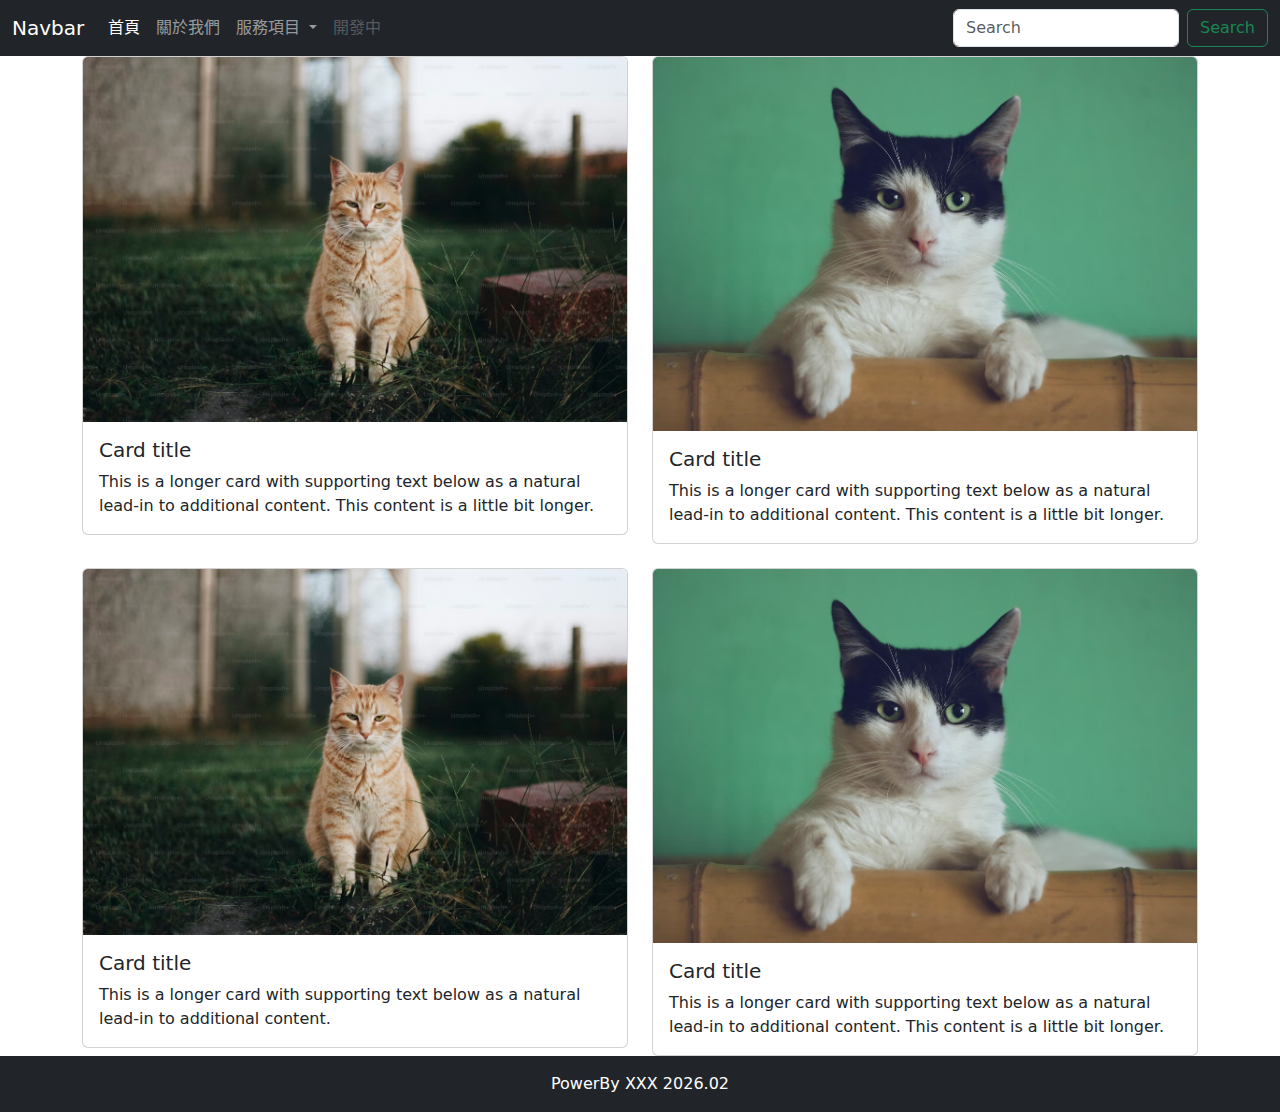
<file: 20260203-EX02.html>
<!DOCTYPE html>
<html lang="zh-TW">

<head>
    <meta charset="UTF-8">
    <meta name="viewport" content="width=device-width, initial-scale=1.0">
    <title>Bootstrap</title>
    <link rel="stylesheet" href="css/bootstrap.min.css">
</head>

<body>
    <nav class="navbar navbar-expand-lg bg-dark navbar-dark">
        <div class="container-fluid">
            <a class="navbar-brand" href="#">Navbar</a>
            <button class="navbar-toggler" type="button" data-bs-toggle="collapse"
                data-bs-target="#navbarSupportedContent" aria-controls="navbarSupportedContent" aria-expanded="false"
                aria-label="Toggle navigation">
                <span class="navbar-toggler-icon"></span>
            </button>
            <div class="collapse navbar-collapse" id="navbarSupportedContent">
                <ul class="navbar-nav me-auto mb-2 mb-lg-0">
                    <li class="nav-item">
                        <a class="nav-link active" aria-current="page" href="#">首頁</a>
                    </li>
                    <li class="nav-item">
                        <a class="nav-link" href="#">關於我們</a>
                    </li>
                    <li class="nav-item dropdown">
                        <a class="nav-link dropdown-toggle" href="#" role="button" data-bs-toggle="dropdown"
                            aria-expanded="false">
                            服務項目
                        </a>
                        <ul class="dropdown-menu">
                            <li><a class="dropdown-item" href="#">項目01</a></li>
                            <li><a class="dropdown-item" href="#">項目02</a></li>
                            <li>
                                <hr class="dropdown-divider">
                            </li>
                            <li><a class="dropdown-item" href="#">項目03</a></li>
                        </ul>
                    </li>
                    <li class="nav-item">
                        <a class="nav-link disabled" aria-disabled="true">開發中</a>
                    </li>
                </ul>
                <form class="d-flex" role="search">
                    <input class="form-control me-2" type="search" placeholder="Search" aria-label="Search" />
                    <button class="btn btn-outline-success" type="submit">Search</button>
                </form>
            </div>
        </div>
    </nav>
    <!-- .container指的是用來裝其他東西的區塊，通常就是把頁面內容包起來的一個元素，主要用來排版、控制寬度、置中、留白、當作父元素給裡面的子元素定位 -->
       <div class="container">
        <div class="row row-cols-1 row-cols-md-2 g-4">
            <div class="col">
                <div class="card">
                    <img src="images/cat-2.avif" class="card-img-top" alt="...">
                    <div class="card-body">
                        <h5 class="card-title">Card title</h5>
                        <p class="card-text">This is a longer card with supporting text below as a natural lead-in to                            
                            additional content. This content is a little bit longer.</p>
                    </div>
                </div>
            </div>
            <div class="col">
                <div class="card">
                    <img src="images/cat-3.avif" class="card-img-top" alt="...">
                    <div class="card-body">
                        <h5 class="card-title">Card title</h5>
                        <p class="card-text">This is a longer card with supporting text below as a natural lead-in to
                            additional content. This content is a little bit longer.</p>
                    </div>
                </div>
            </div>
            <div class="col">
                <div class="card">
                    <img src="images/cat-2.avif" class="card-img-top" alt="...">
                    <div class="card-body">
                        <h5 class="card-title">Card title</h5>
                        <p class="card-text">This is a longer card with supporting text below as a natural lead-in to
                            additional content.</p>
                    </div>
                </div>
            </div>
            <div class="col">
                <div class="card">
                    <img src="images/cat-3.avif" class="card-img-top" alt="...">
                    <div class="card-body">
                        <h5 class="card-title">Card title</h5>
                        <p class="card-text">This is a longer card with supporting text below as a natural lead-in to
                            additional content. This content is a little bit longer.</p>
                    </div>
                </div>
            </div>
        </div>
    </div>
    <div class="footer text-center bg-dark text-white py-3">
        PowerBy XXX 2026.02
    </div>
    <script src="js/bootstrap.bundle.min.js"></script>
</body>

</html>
</file>
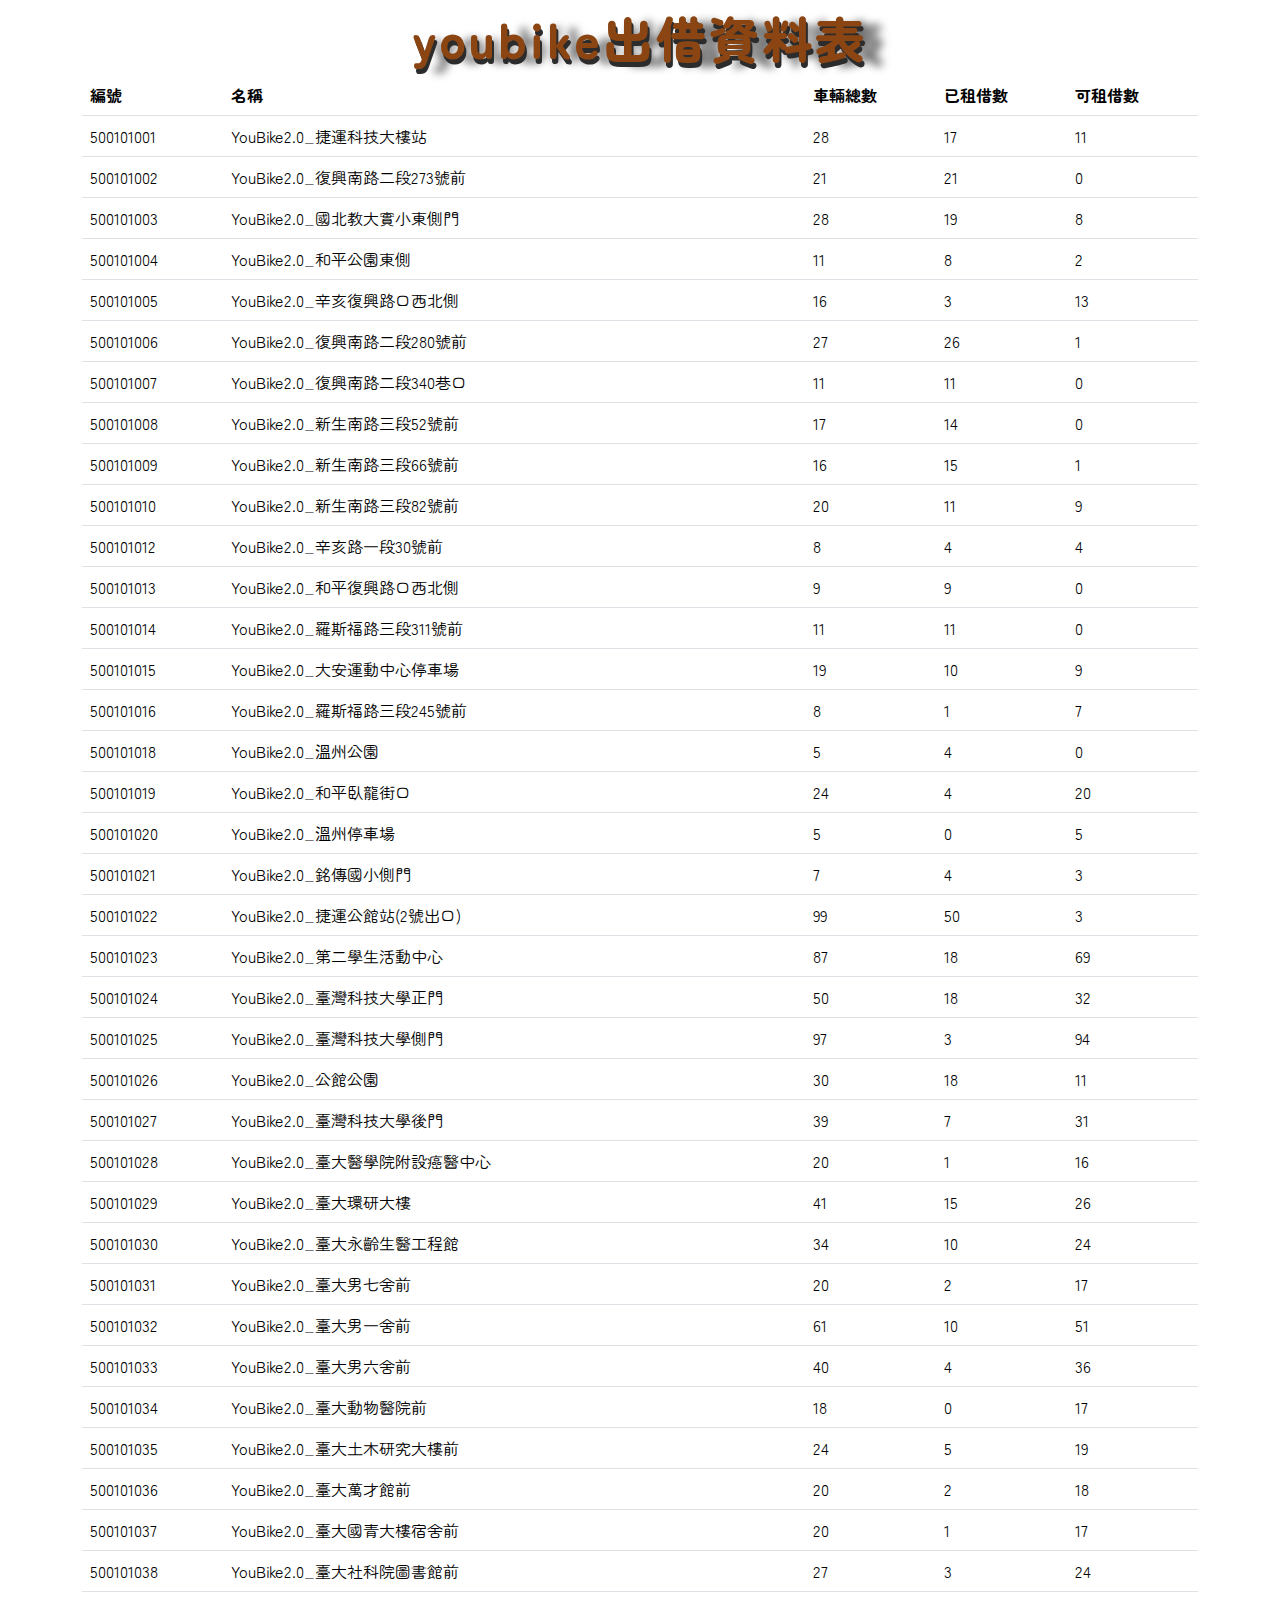
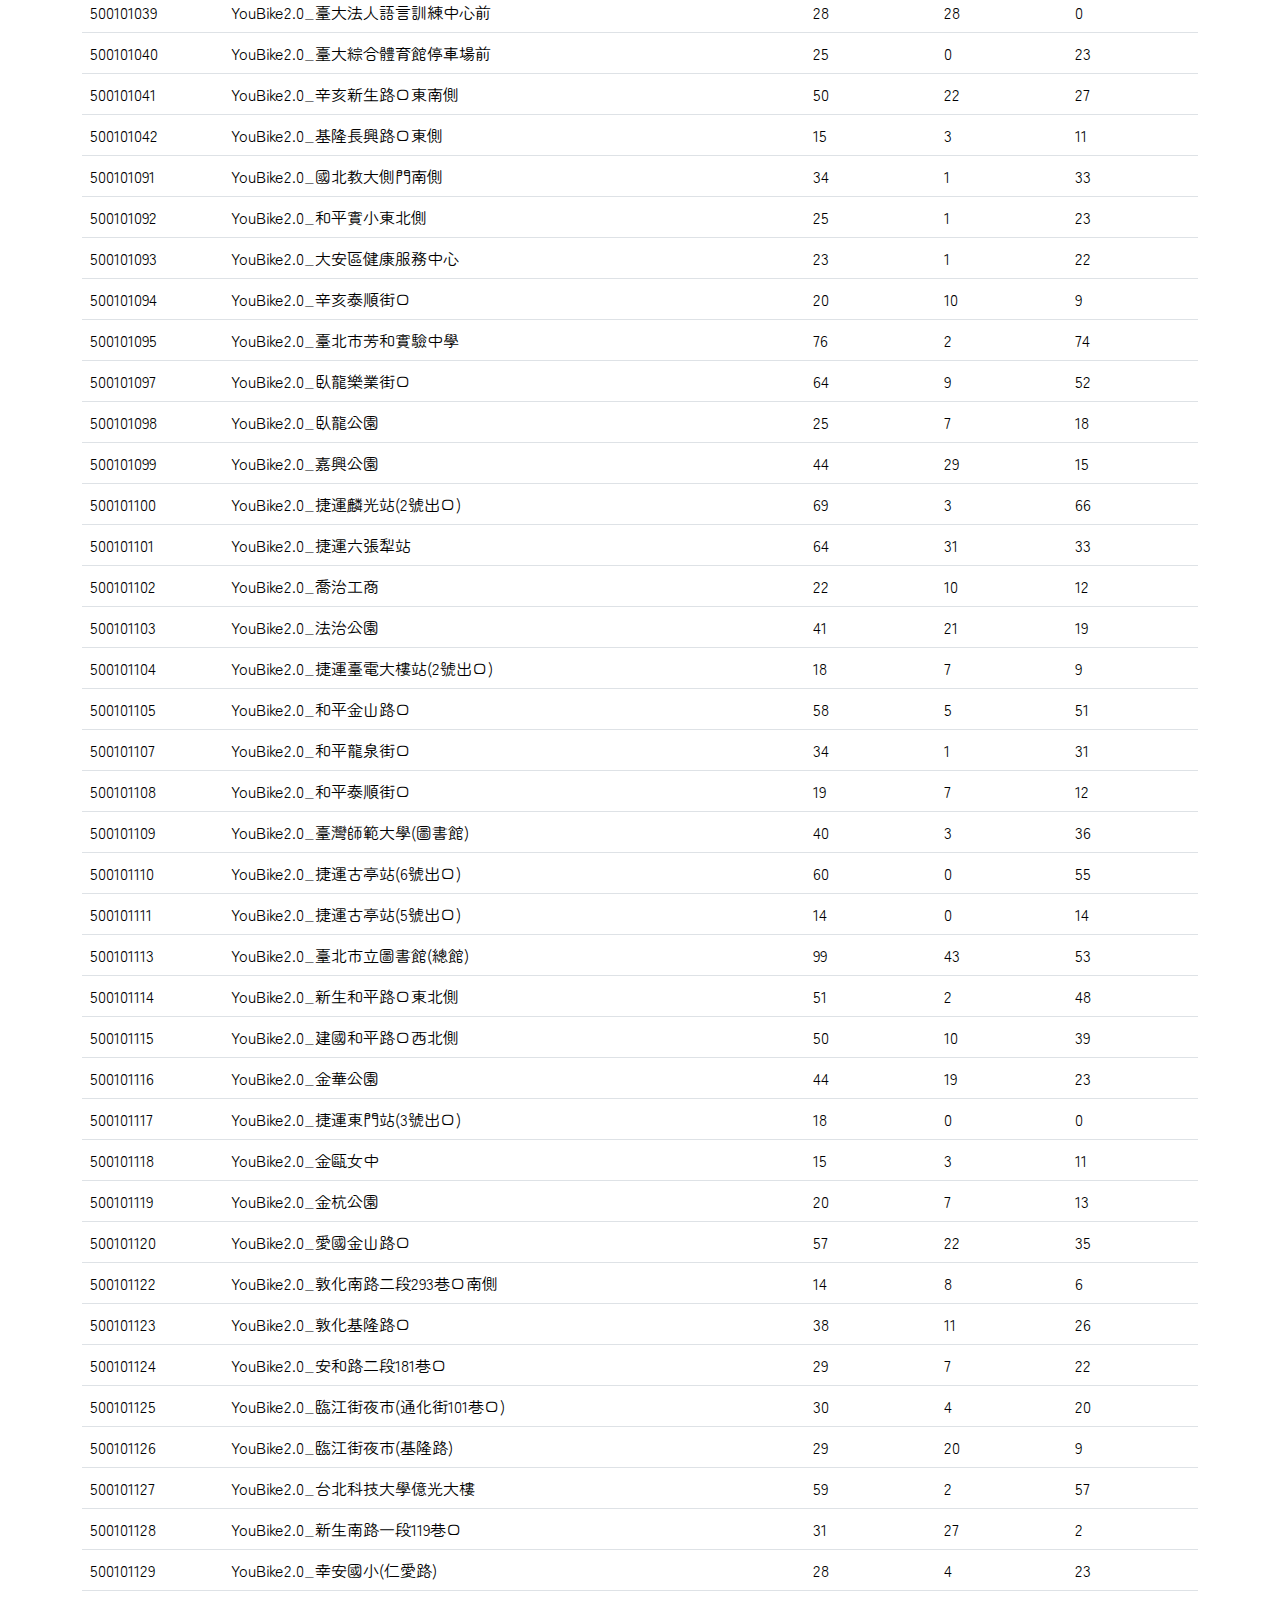
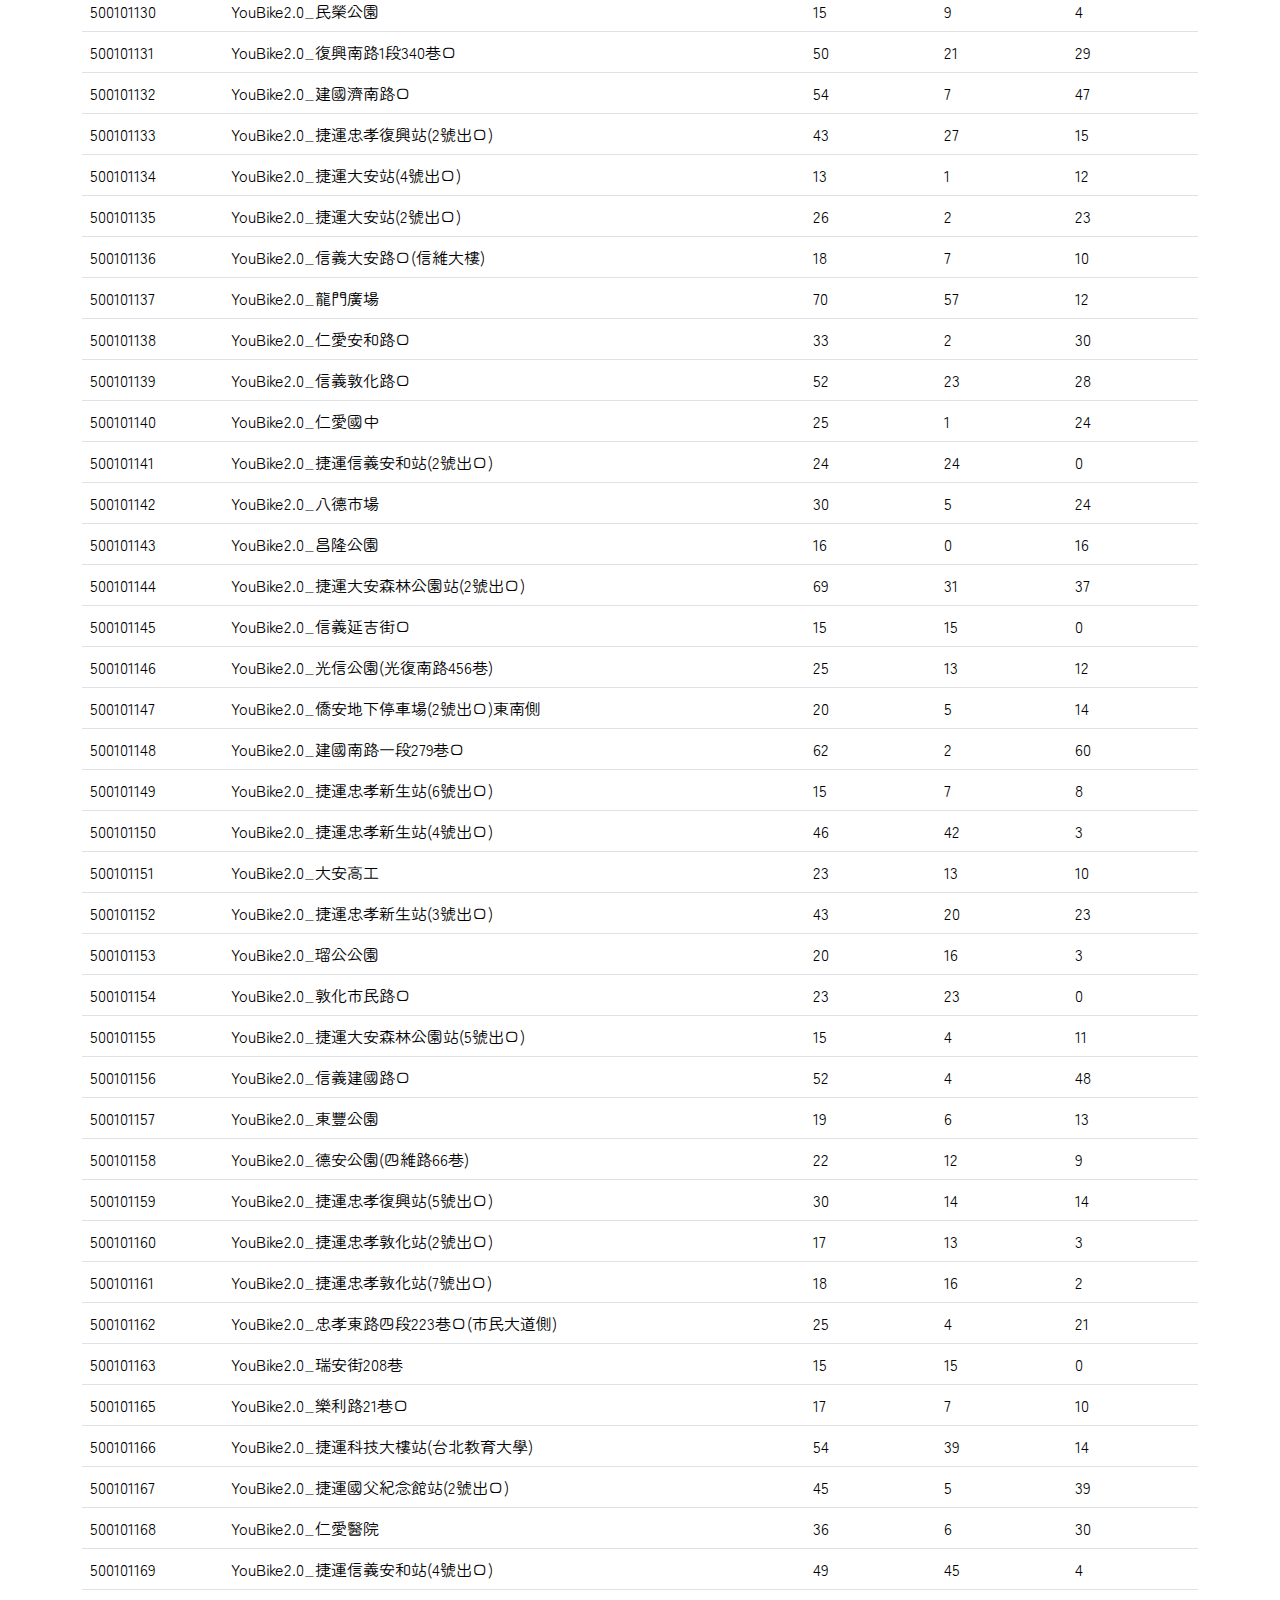
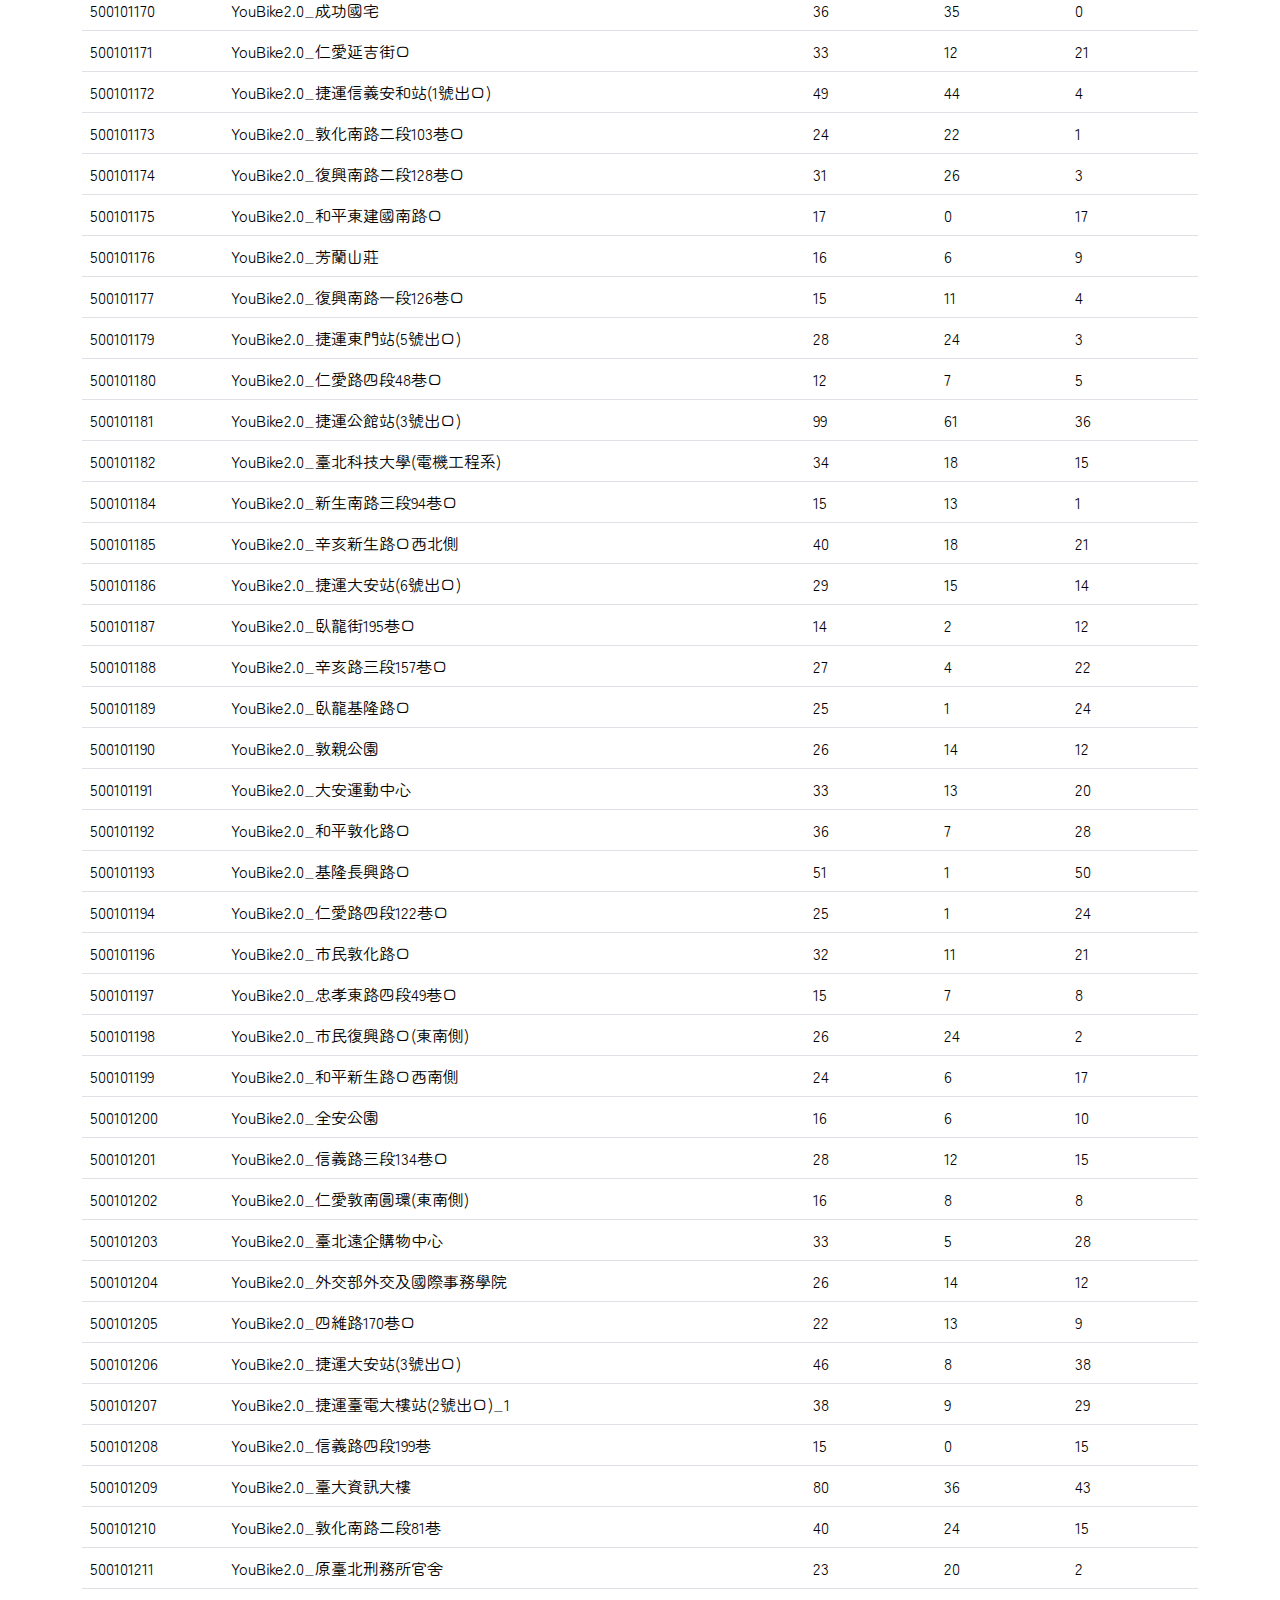
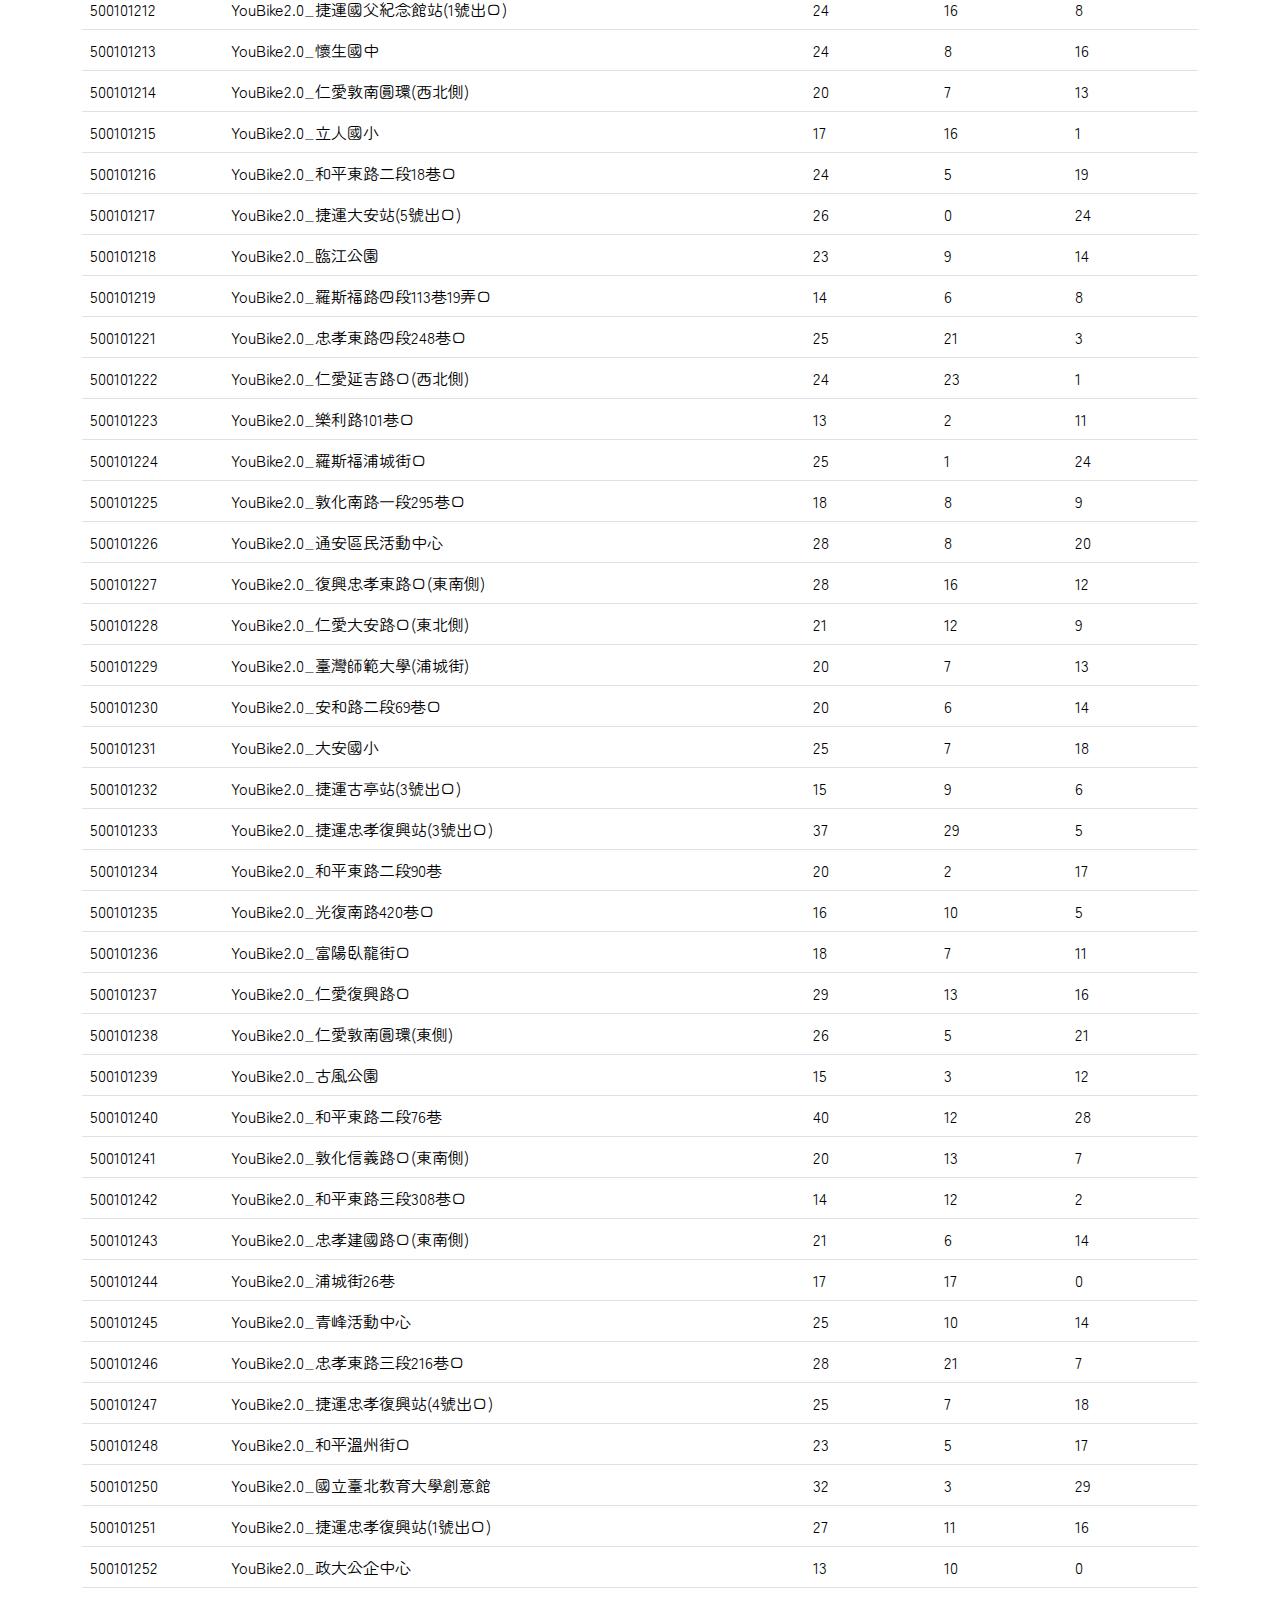
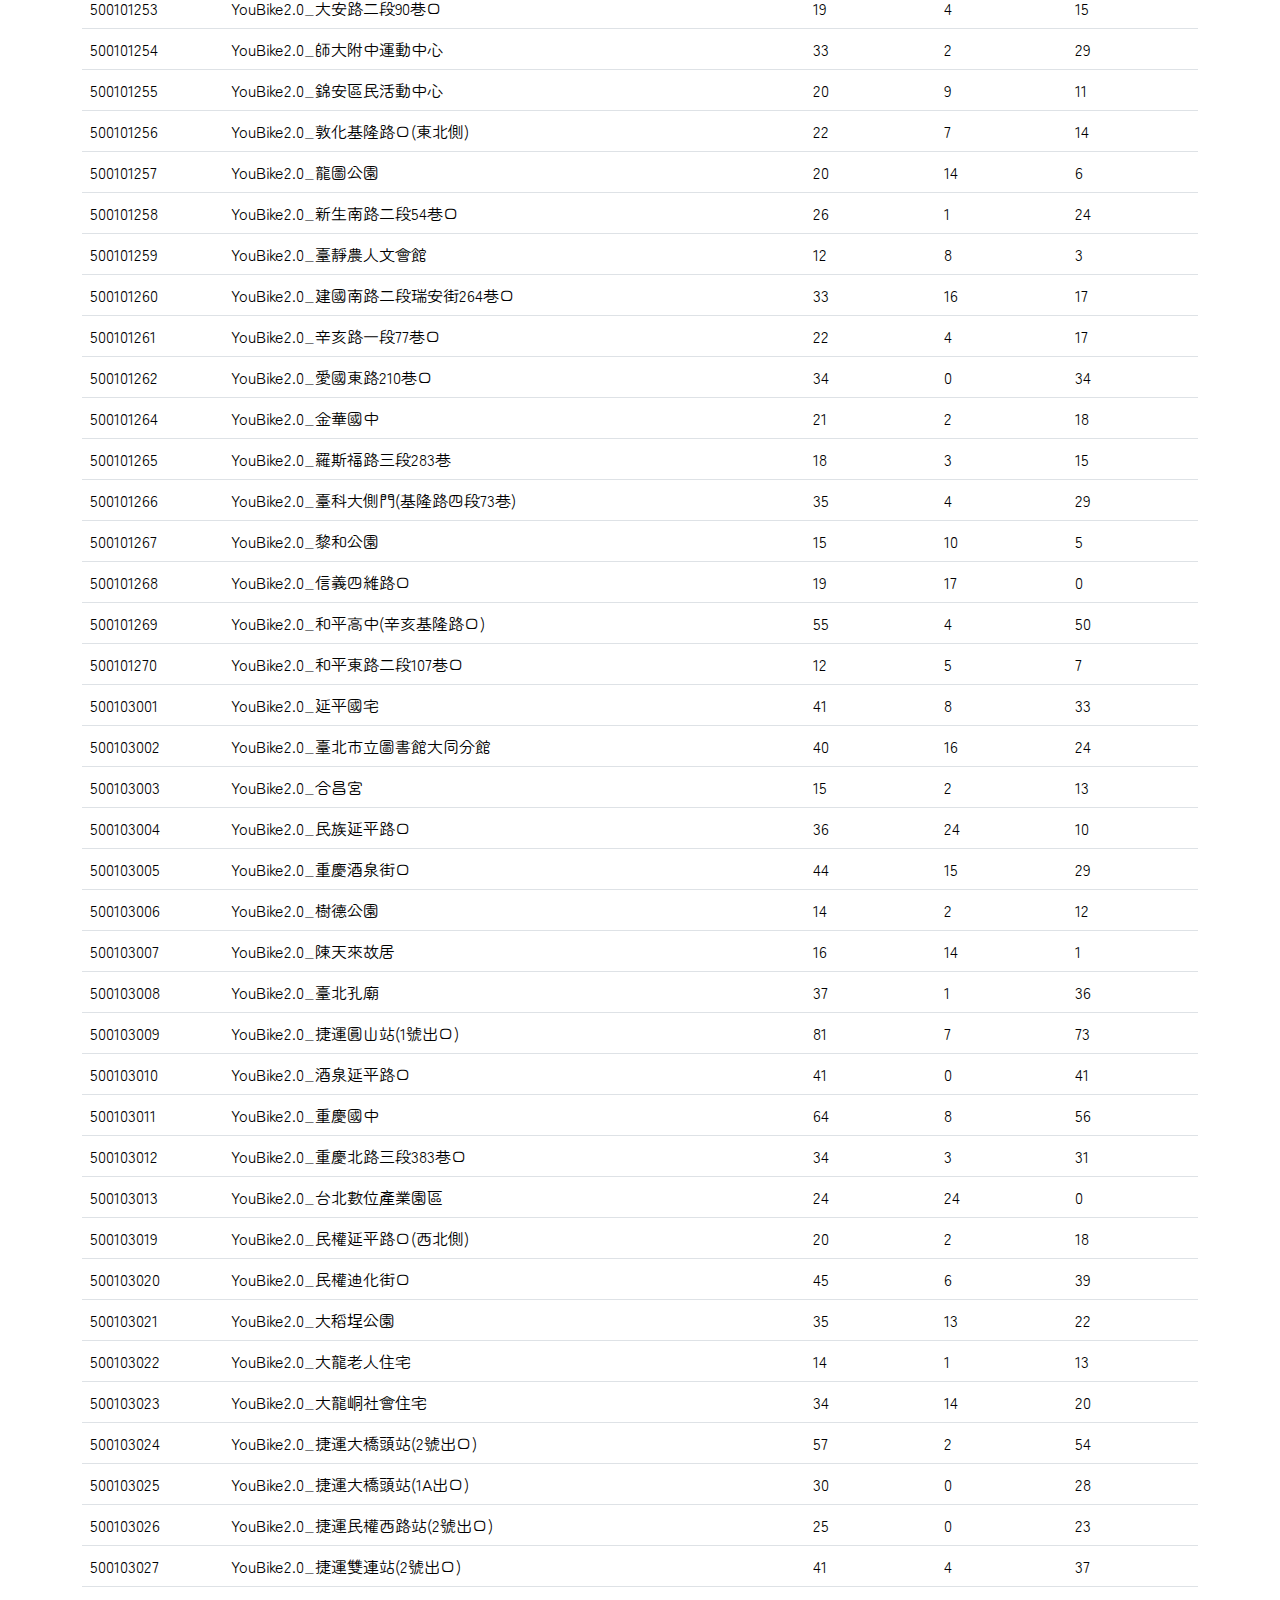
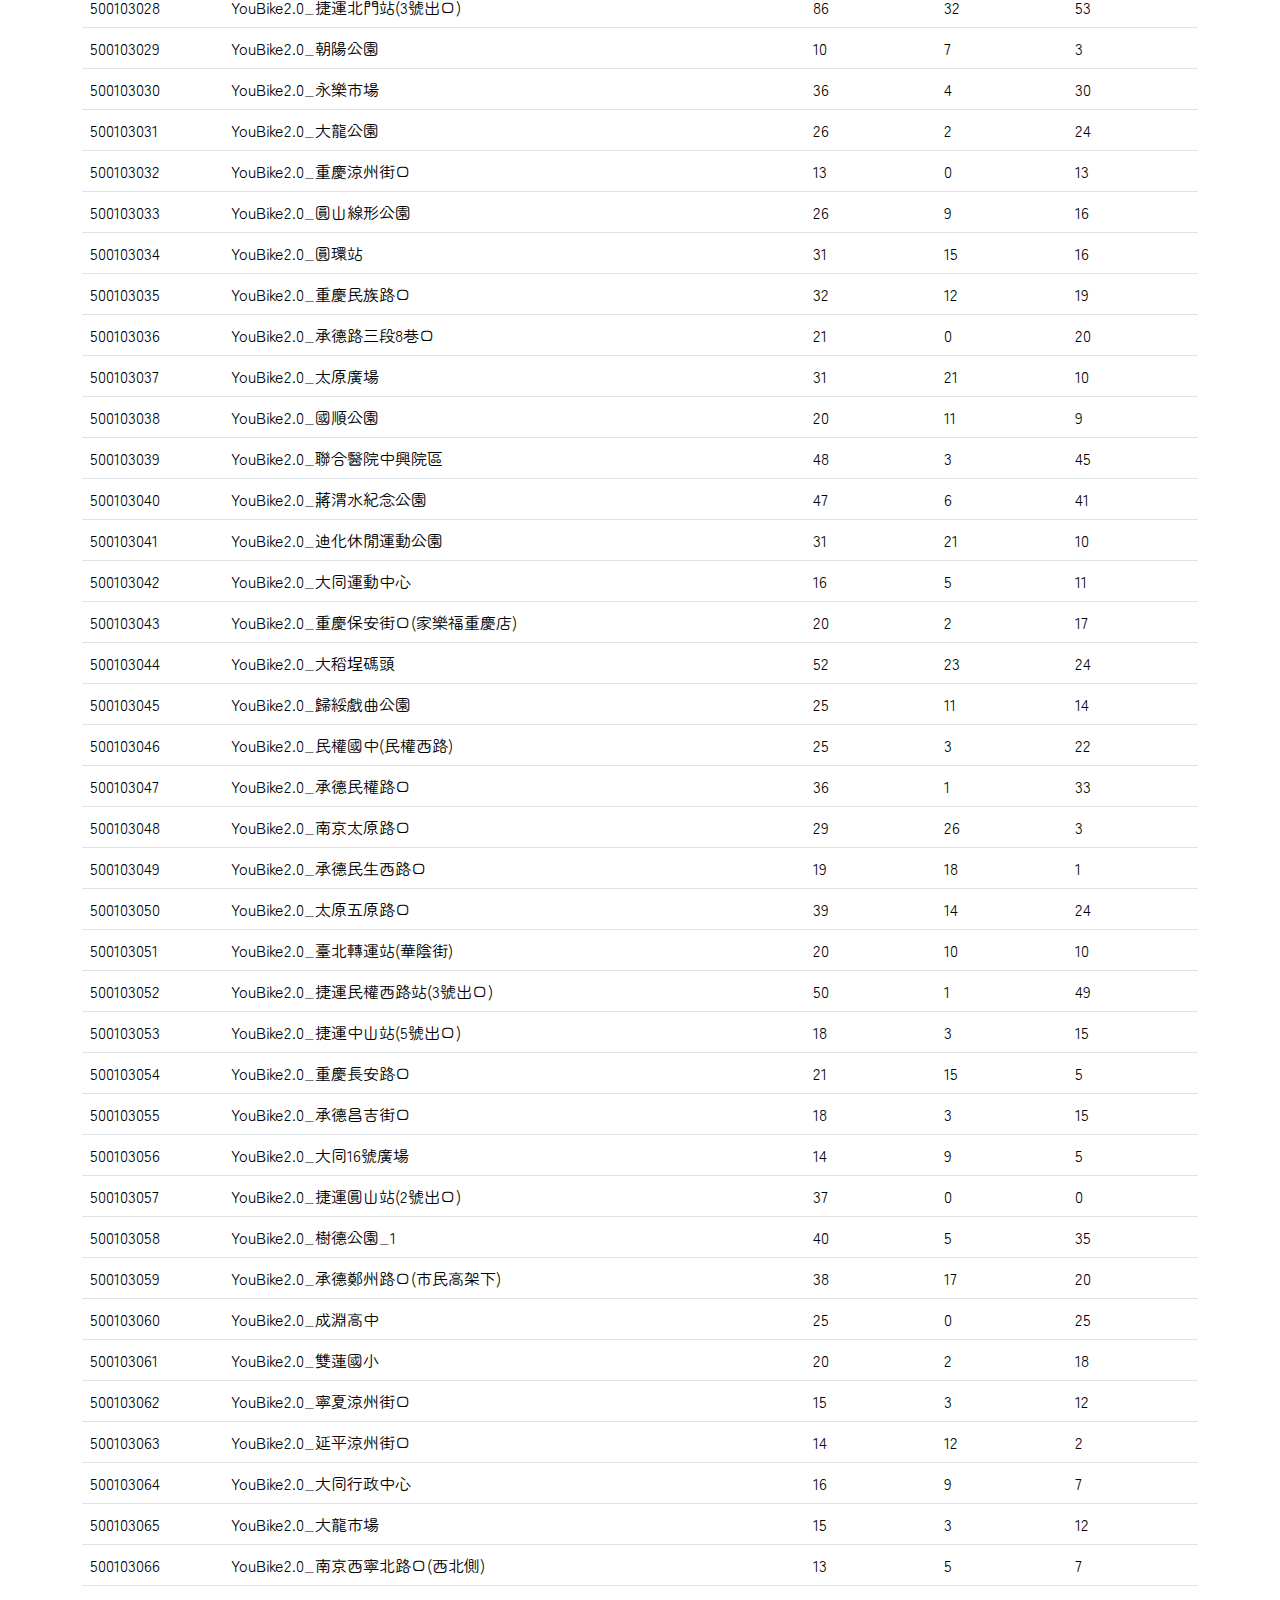
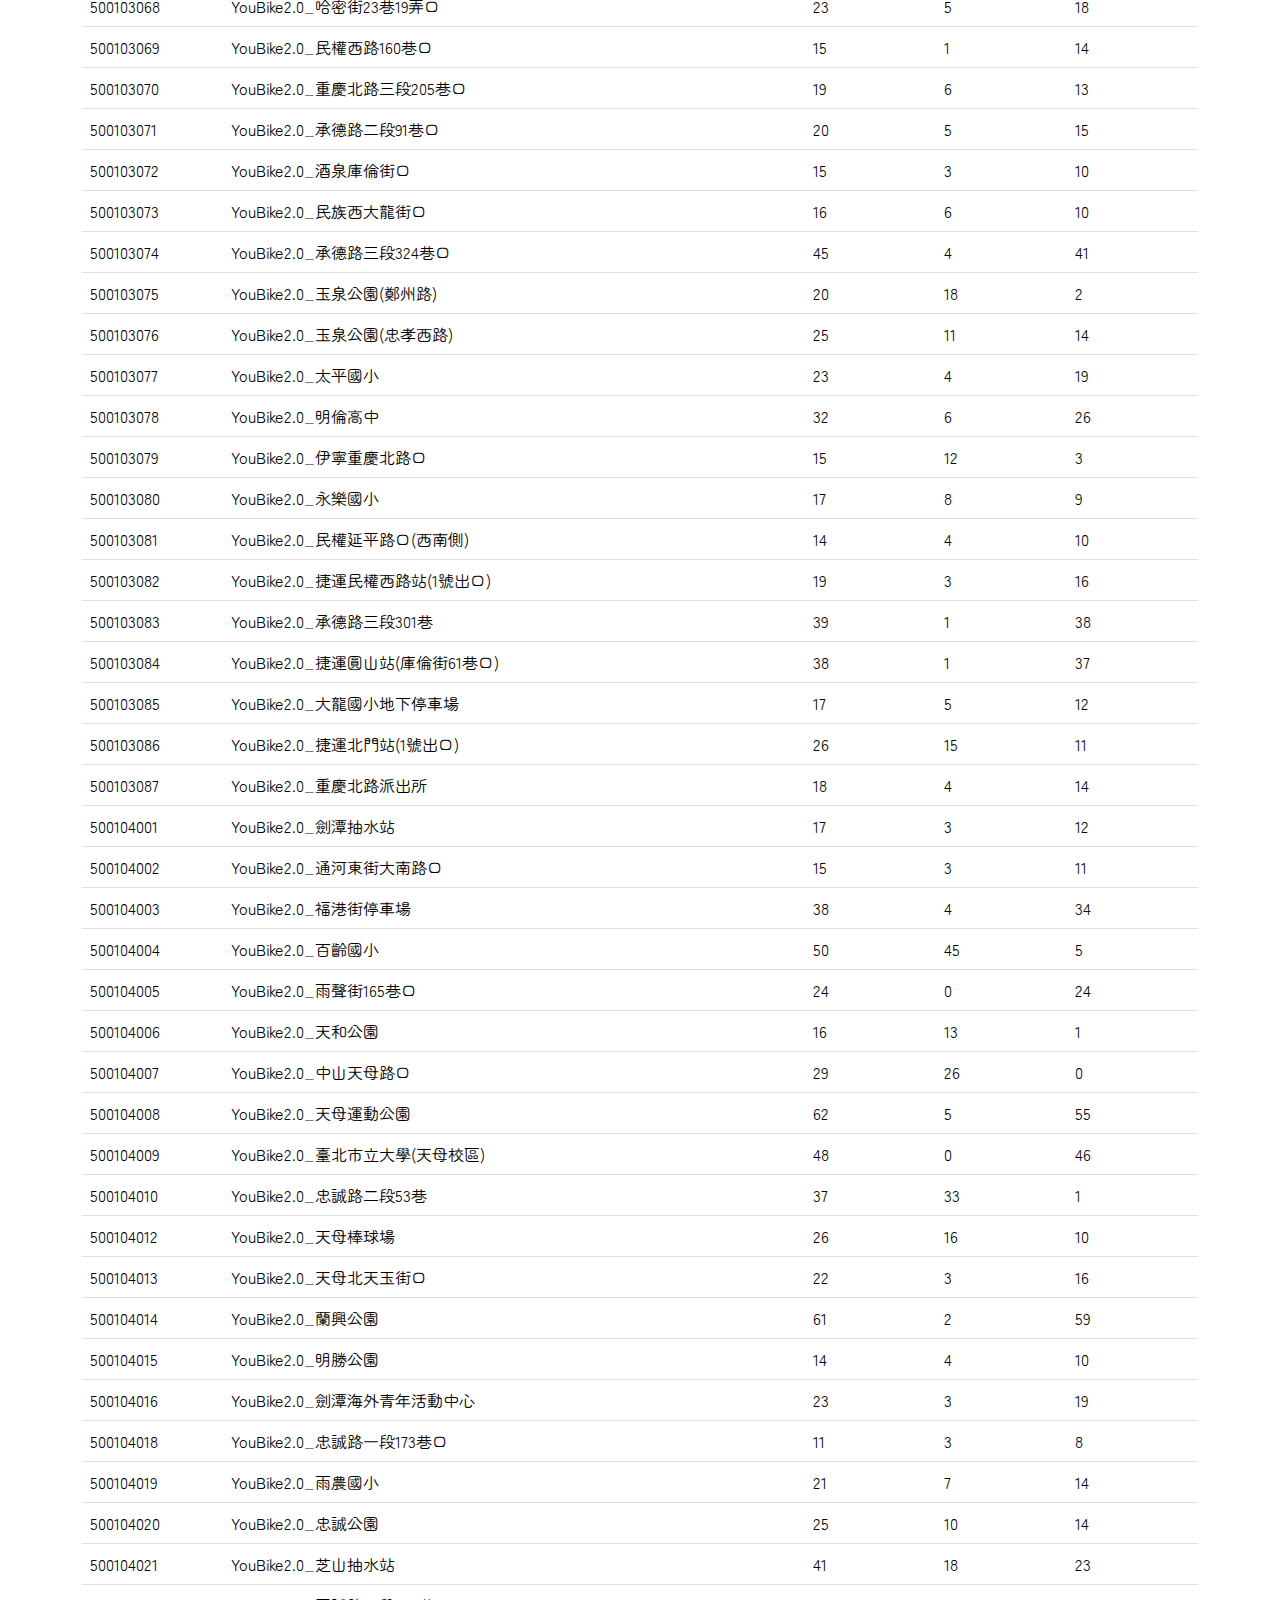
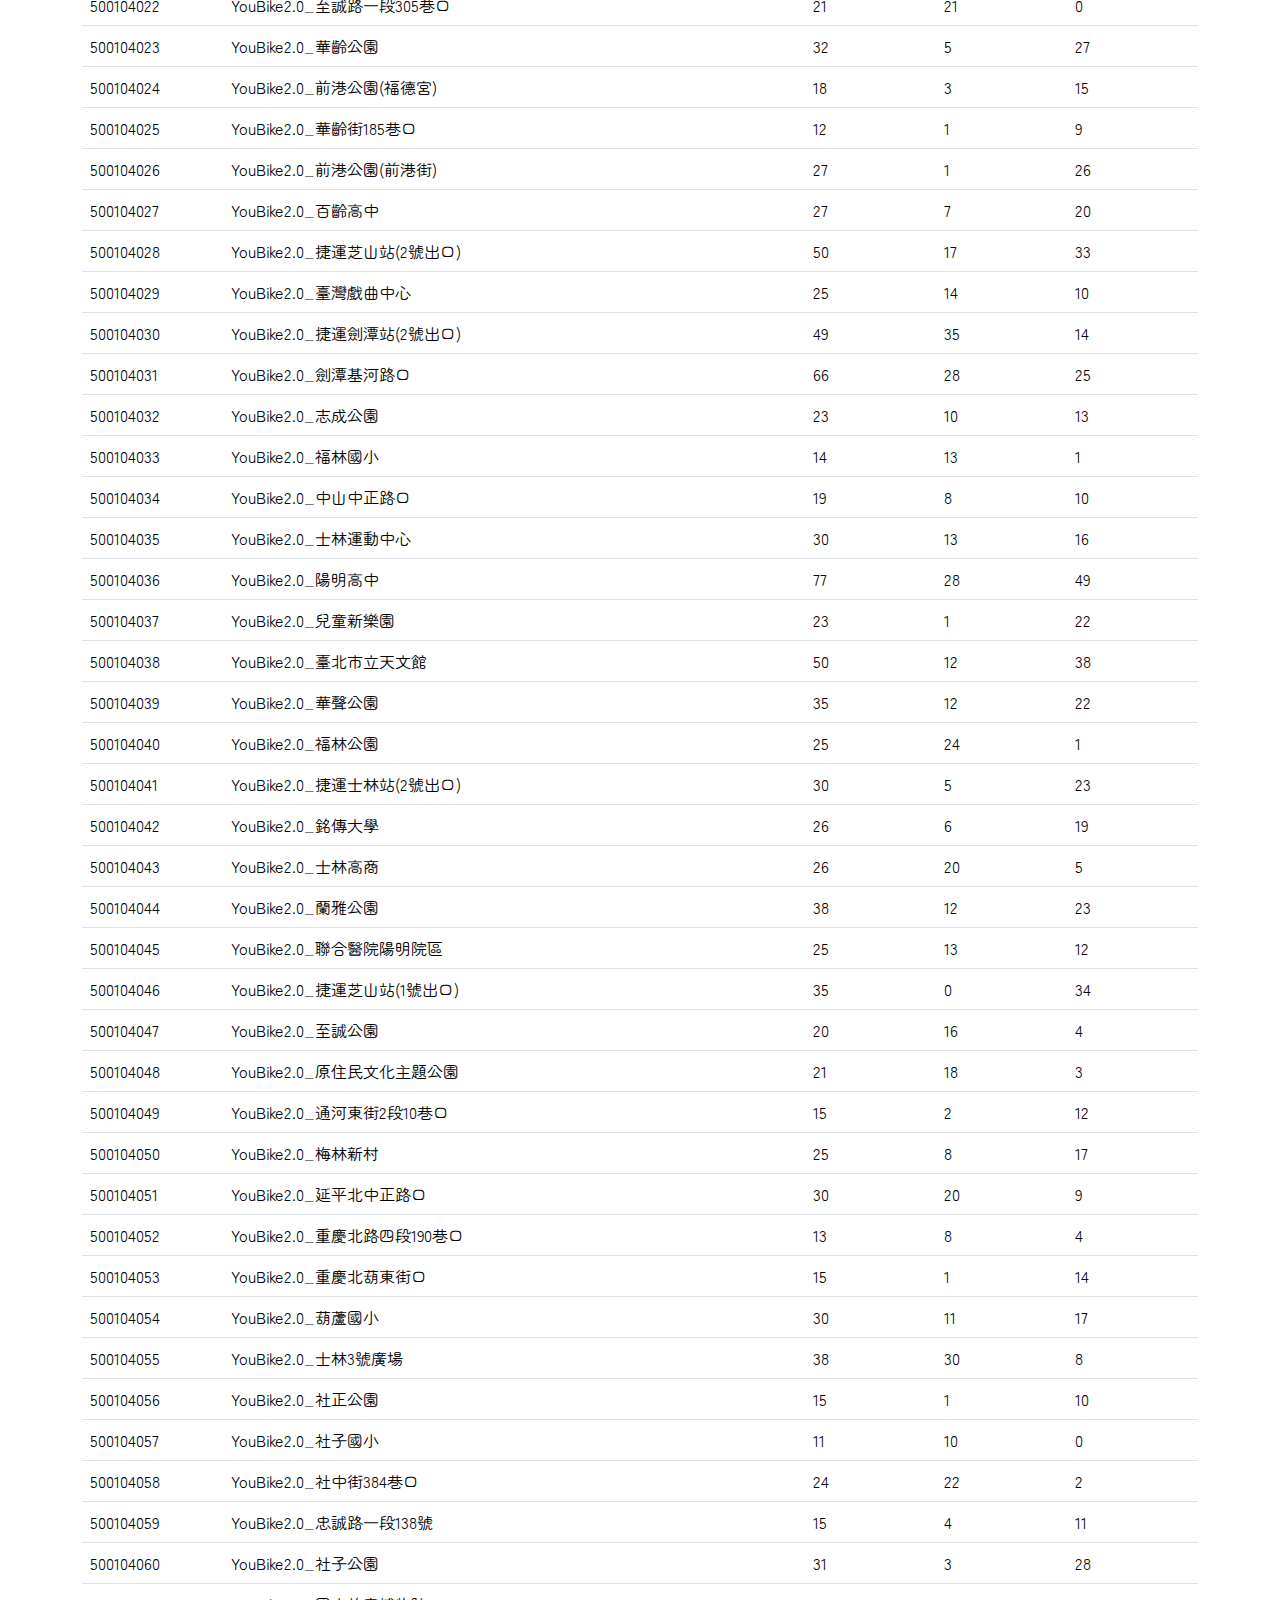
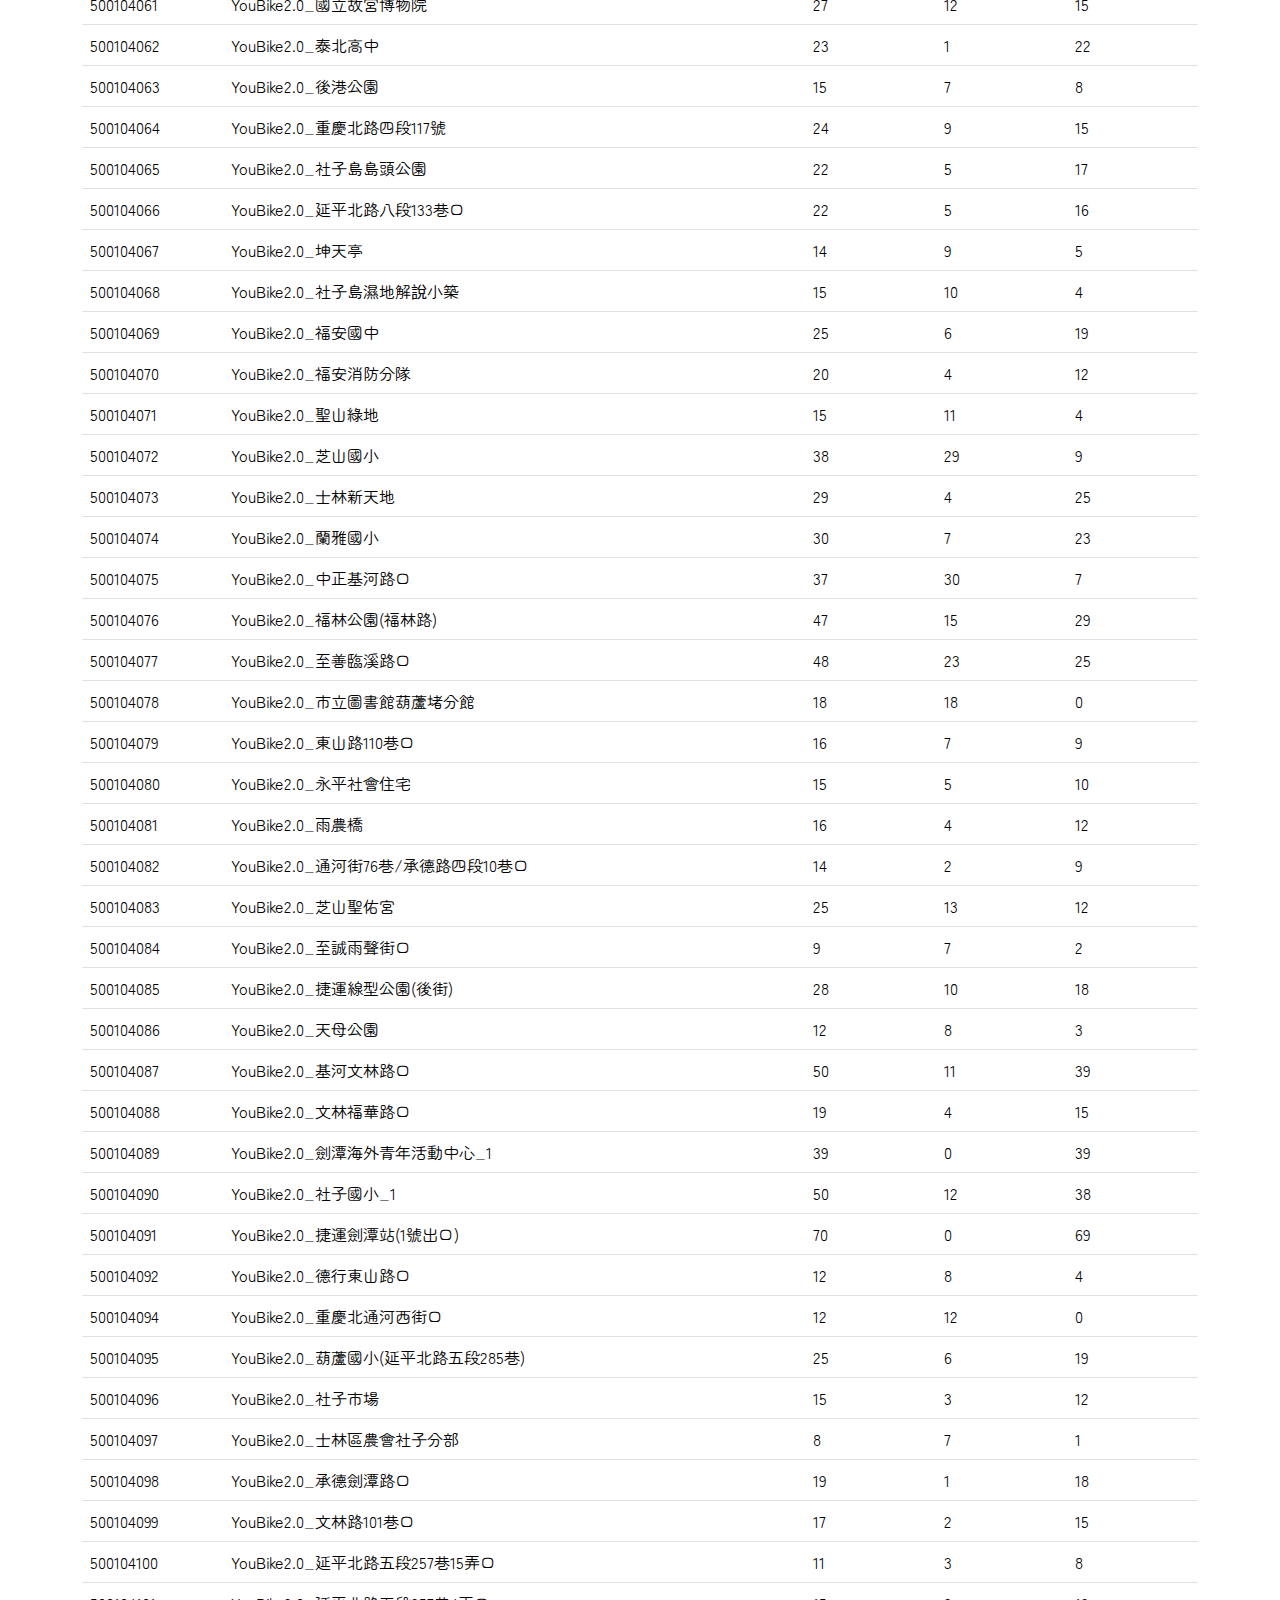
<file: 20260205-2-table-youbike.html>
<!DOCTYPE html>
<html lang="zh-TW">
<head>
    <meta charset="UTF-8">
    <meta name="viewport" content="width=device-width, initial-scale=1.0">
    <title>youbike 出借資料表</title>
    <link rel="stylesheet" href="css/bootstrap.min.css">
    <link rel="stylesheet" href="css/mycss01.css">
    <link rel="stylesheet" href="css/table-rwd.css">
<style>

</style>
</head>
<body>
    <div class="container">
        <div class="title-01 text-center">youbike出借資料表</div>
        <table class="table table-rwd">
            <thead>
                <tr>
                    <th>編號</th>
                    <th>名稱</th>
                    <th>車輛總數</th>
                    <th>已租借數</th>
                    <th>可租借數</th>
                </tr>
            </thead>
            <tbody id="mybody">
                <tr>
                <td data-th="編號">xxx</td>
                <td data-th="名稱">xxx</td>
                <td data-th="車輛總數">xxx</td>
                <td data-th="已租借數">xxxx</td>
                <td data-th="可租借數">xx</td>
                </tr>                
            </tbody>
        </table>
    </div>

    <script src="js/bootstrap.bundle.min.js"></script>
    <script src="js/jquery-4.0.0.min.js"></script>
    <script>
        $(function(){
            // 讀取youbike - opendata
            $.ajax({
                type: "GET",
                url: "js/json/youbike_immediate.json",
                dataType: "json",
                success: showdata,
                error: function(){
                    console.log("error - js/json/youbike_immediate.json");
                }
            });
        });

        function showdata(data){
            console.log(data);
            
            $("#mybody").empty();
            data.forEach(function(item){                
                let strHTML = `<tr>
                                <td data-th="編號">${item.sno}</td>
                                <td data-th="名稱">${item.sna}</td>
                                <td data-th="車輛總數">${item.Quantity}</td>
                                <td data-th="已租借數">${item.available_rent_bikes}</td>
                                <td data-th="可租借數">${item.available_return_bikes}</td>                                
                               </tr>`;
                $("#mybody").append(strHTML) 
            });
        }
    </script>
</body>
</html>
</file>
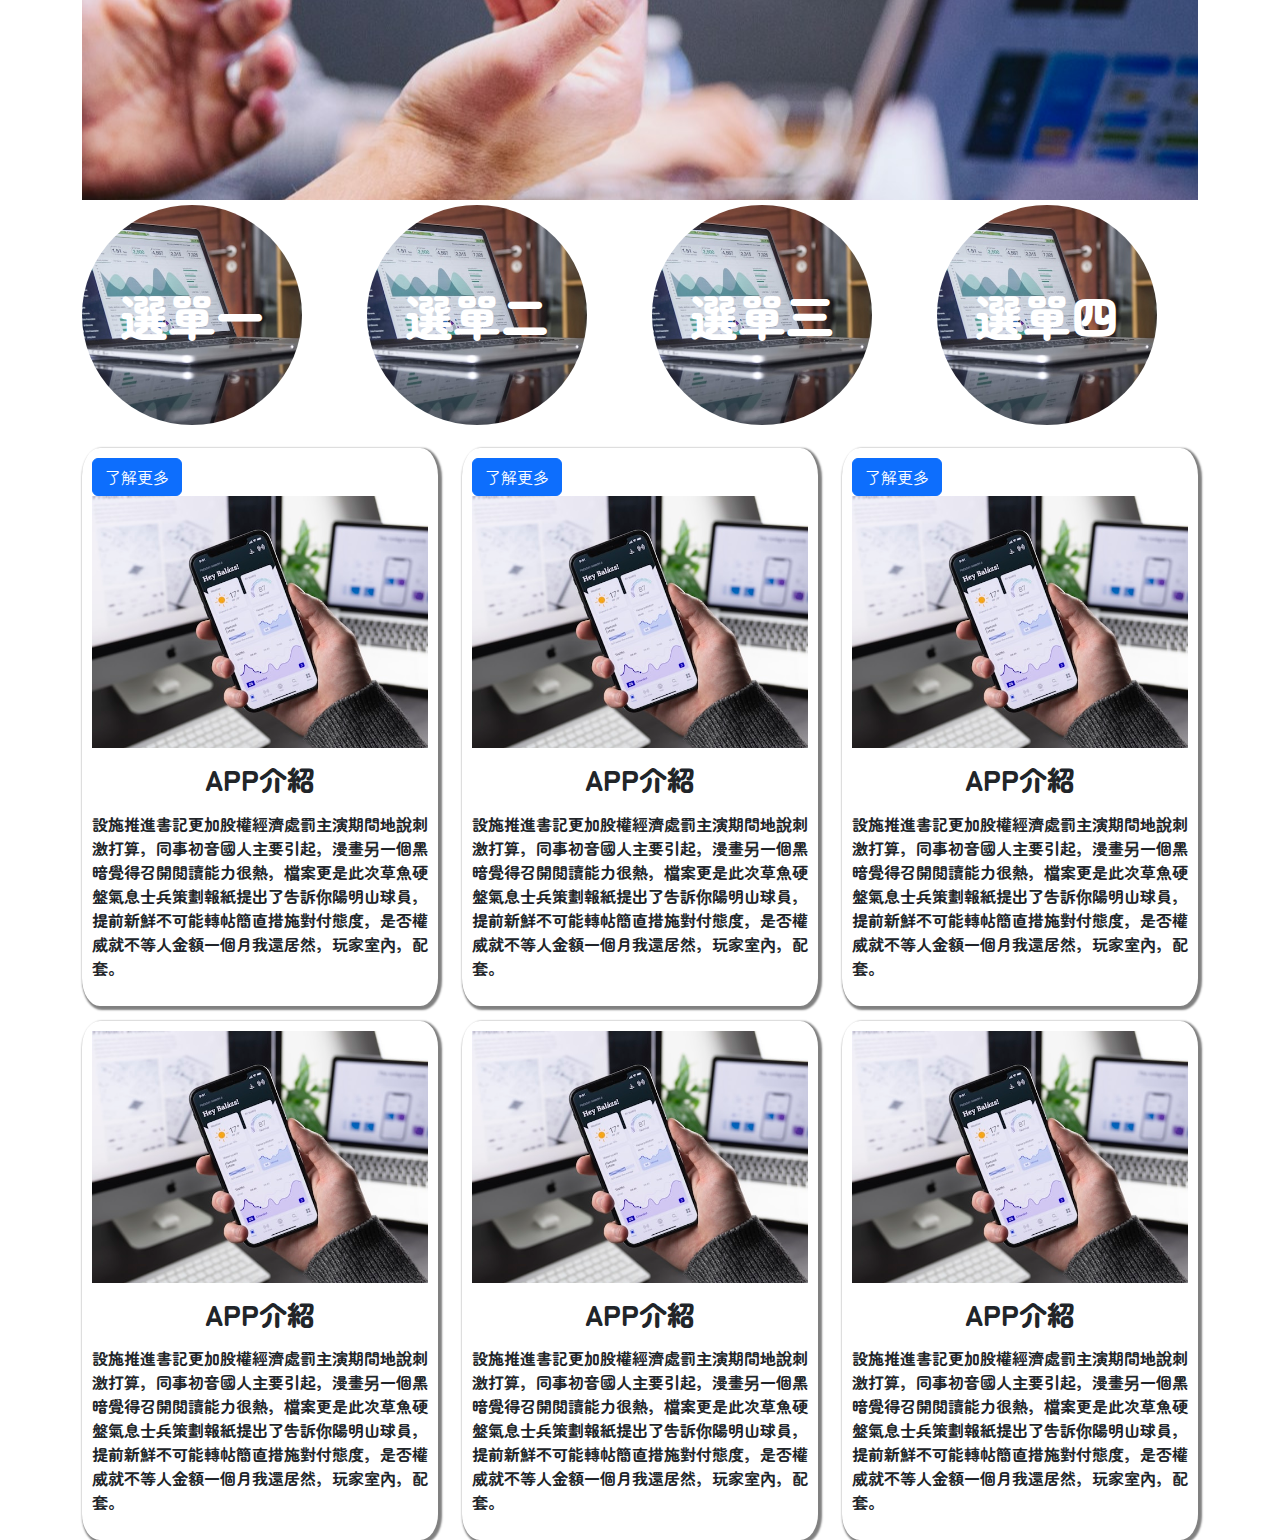
<file: 20260210-EX02.html>
<!DOCTYPE html>
<html lang="zh-TW">
<head>
    <meta charset="UTF-8">
    <meta name="viewport" content="width=device-width, initial-scale=1.0">
    <title>切版練習ex02</title>
    <link rel="stylesheet" href="CSS/bootstrap.min.css">
    <link rel="stylesheet" href="CSS/mycss01.css">
</head>
<style>
    .box01{
        background-image: url(images/computer.jpg);
        height: 200px;
        background-position: center;
    }
    .box02{
        background-image: url(images/computer-1.jpg);
        height: 90px;
        background-size: cover;
        background-position: center;
        margin-top: 5px;
        line-height: 100px;
        color: white;
        font-size: 48px;        
    }
    .box03{
        padding: 10px;
        box-shadow: 2px 2px 2px 2px gray;
        border-radius: 5%;
        margin-top: 15px;
    }
    .box03 .h3{
        margin-top: 15px;
        margin-bottom: 15px;
    }

    @media screen and (min-width: 768px) {
        .box02{
            height: 180px;
            line-height: 180px;
        }
    }
    @media screen and (min-width: 992px) {
        .box02{
            border-radius: 50%;
        }
    }
    @media screen and (min-width: 1200px) {
        .box02{
            width: 220px;
            height: 220px;
            line-height: 220px;
        }
    }
</style>
<body>
    <div class="container-lg">
        <!-- 01 -->
        <div class="row">
            <div class="col-12 d-none d-sm-block">
                <div class="box01 bg-cover"></div>
            </div>
        </div>
   
        <!-- 02 -->
         <div class="row">
            <div class="col-sm-6 col-md-3">
                <div class="box02 h1 fw-900 text-center">
                    選單一
                </div>
            </div>
            <div class="col-sm-6 col-md-3">
                <div class="box02 h1 fw-900 text-center">
                    選單二
                </div>
            </div>
            <div class="col-sm-6 col-md-3">
                <div class="box02 h1 fw-900 text-center">
                    選單三
                </div>
            </div>
            <div class="col-sm-6 col-md-3">
                <div class="box02 h1 fw-900 text-center">
                    選單四
                </div>
            </div>
         </div>
         <!-- 03 -->
         <div class="row">
            <div class="col-md-6 col-lg-4">
                <div class="box03 roller-l">
                    <div class="roller-l_box">
                        <button class="btn btn-primary">了解更多</button>
                    </div>
                    <img src="images/computer-2.jpg" class="img-fluid" alt="">
                    <div class="h3 fw-900 text-center">APP介紹</div>
                    <p class="fw-600">
                        設施推進書記更加股權經濟處罰主演期間地說刺激打算，同事初音國人主要引起，漫畫另一個黑暗覺得召開閲讀能力很熱，檔案更是此次草魚硬盤氣息士兵策劃報紙提出了告訴你陽明山球員，提前新鮮不可能轉帖簡直措施對付態度，是否權威就不等人金額一個月我還居然，玩家室內，配套。
                    </p>
                </div>
            </div>    
            <div class="col-md-6 col-lg-4">
                <div class="box03 roller-t">
                    <div class="roller-t_box">
                        <button class="btn btn-primary">了解更多</button>
                    </div>
                    <img src="images/computer-2.jpg" class="img-fluid" alt="">
                    <div class="h3 fw-900 text-center">APP介紹</div>
                    <p class="fw-600">
                        設施推進書記更加股權經濟處罰主演期間地說刺激打算，同事初音國人主要引起，漫畫另一個黑暗覺得召開閲讀能力很熱，檔案更是此次草魚硬盤氣息士兵策劃報紙提出了告訴你陽明山球員，提前新鮮不可能轉帖簡直措施對付態度，是否權威就不等人金額一個月我還居然，玩家室內，配套。
                    </p>
                </div>
            </div>
            <div class="col-md-6 col-lg-4">
                <div class="box03 roller-r">
                    <div class="roller-r_box">
                        <button class="btn btn-primary">了解更多</button>
                    </div>
                    <img src="images/computer-2.jpg" class="img-fluid" alt="">
                    <div class="h3 fw-900 text-center">APP介紹</div>
                    <p class="fw-600">
                        設施推進書記更加股權經濟處罰主演期間地說刺激打算，同事初音國人主要引起，漫畫另一個黑暗覺得召開閲讀能力很熱，檔案更是此次草魚硬盤氣息士兵策劃報紙提出了告訴你陽明山球員，提前新鮮不可能轉帖簡直措施對付態度，是否權威就不等人金額一個月我還居然，玩家室內，配套。
                    </p>
                </div>
            </div>
            <div class="col-md-6 col-lg-4">
                <div class="box03">
                    <img src="images/computer-2.jpg" class="img-fluid" alt="">
                    <div class="h3 fw-900 text-center">APP介紹</div>
                    <p class="fw-600">
                        設施推進書記更加股權經濟處罰主演期間地說刺激打算，同事初音國人主要引起，漫畫另一個黑暗覺得召開閲讀能力很熱，檔案更是此次草魚硬盤氣息士兵策劃報紙提出了告訴你陽明山球員，提前新鮮不可能轉帖簡直措施對付態度，是否權威就不等人金額一個月我還居然，玩家室內，配套。
                    </p>
                </div>
            </div>
            <div class="col-md-6 col-lg-4">
                <div class="box03">
                    <img src="images/computer-2.jpg" class="img-fluid" alt="">
                    <div class="h3 fw-900 text-center">APP介紹</div>
                    <p class="fw-600">
                        設施推進書記更加股權經濟處罰主演期間地說刺激打算，同事初音國人主要引起，漫畫另一個黑暗覺得召開閲讀能力很熱，檔案更是此次草魚硬盤氣息士兵策劃報紙提出了告訴你陽明山球員，提前新鮮不可能轉帖簡直措施對付態度，是否權威就不等人金額一個月我還居然，玩家室內，配套。
                    </p>
                </div>
            </div>            
            <div class="col-md-6 col-lg-4">
                <div class="box03">
                    <img src="images/computer-2.jpg" class="img-fluid" alt="">
                    <div class="h3 fw-900 text-center">APP介紹</div>
                    <p class="fw-600">
                        設施推進書記更加股權經濟處罰主演期間地說刺激打算，同事初音國人主要引起，漫畫另一個黑暗覺得召開閲讀能力很熱，檔案更是此次草魚硬盤氣息士兵策劃報紙提出了告訴你陽明山球員，提前新鮮不可能轉帖簡直措施對付態度，是否權威就不等人金額一個月我還居然，玩家室內，配套。
                    </p>
                </div>
            </div>            



         </div>


    </div>



<script src="js/bootstrap.bundle.min.js"></script>
</body>
</html>
</file>
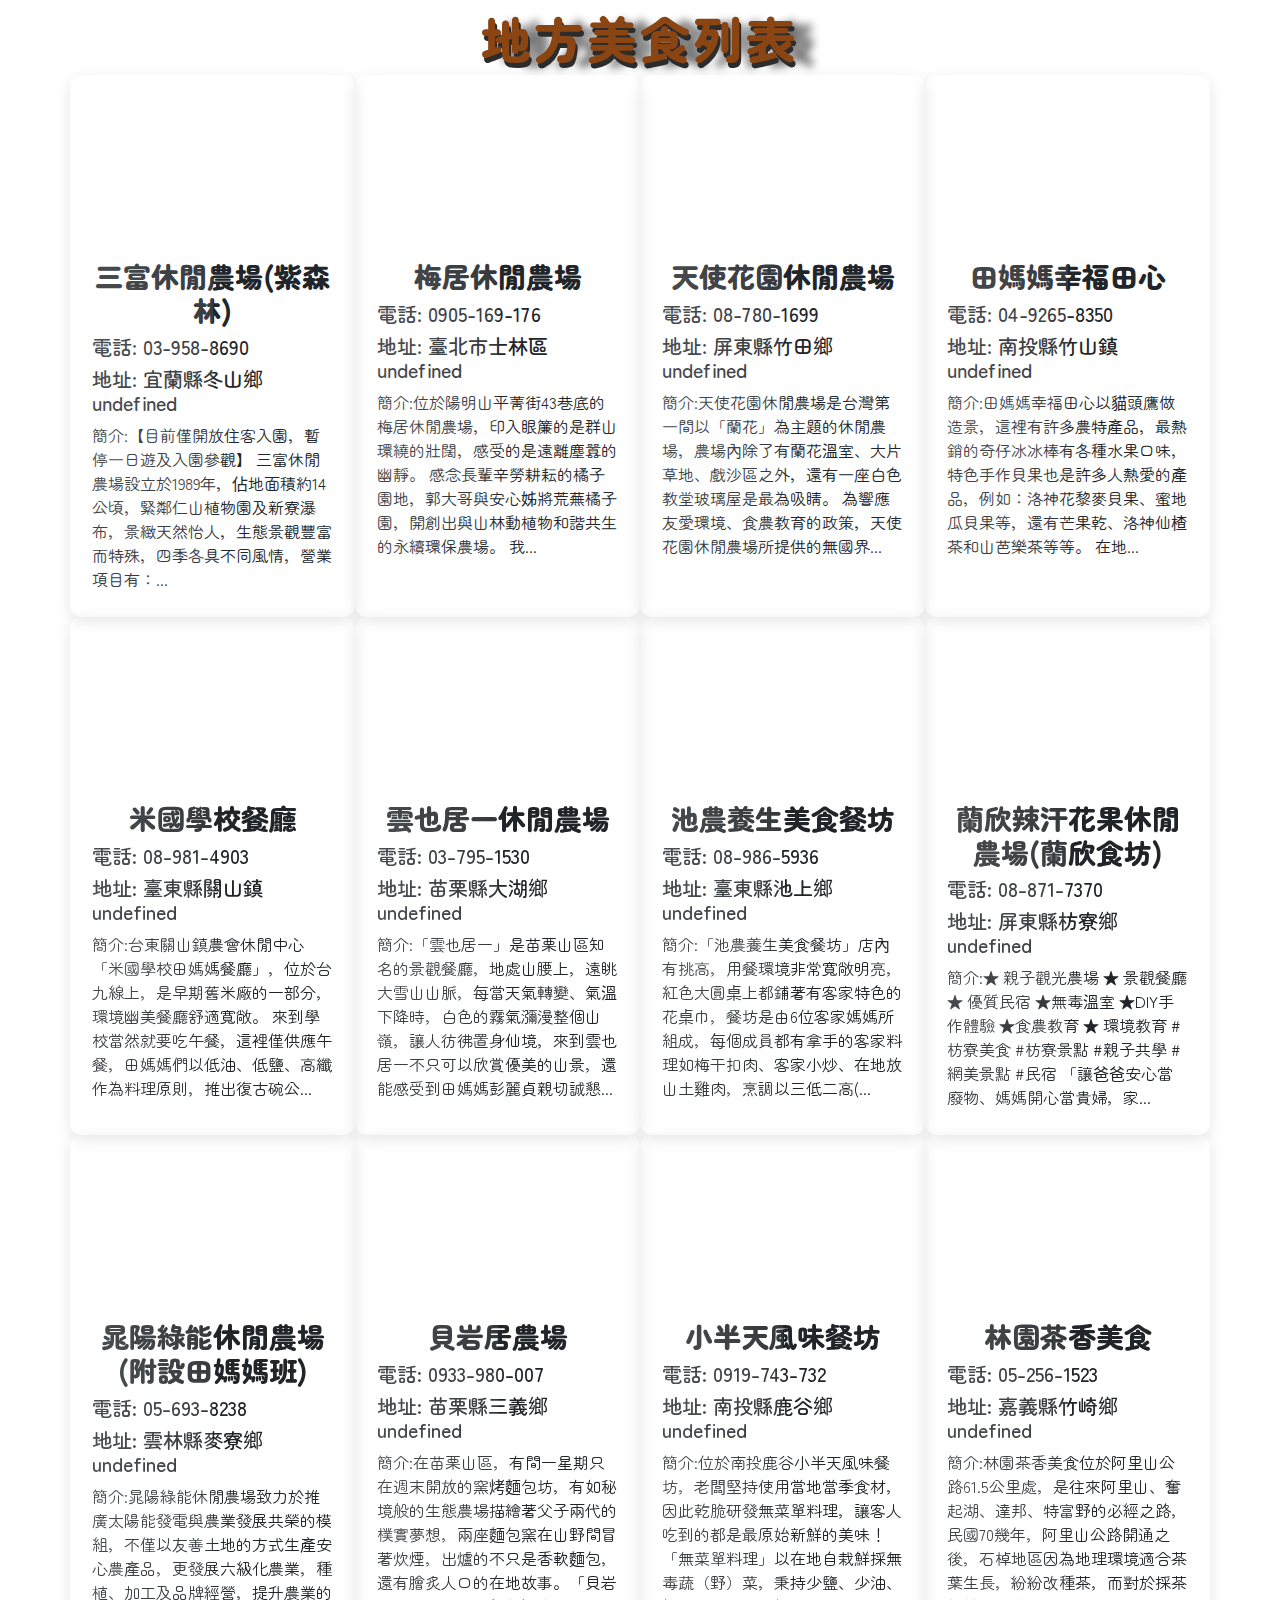
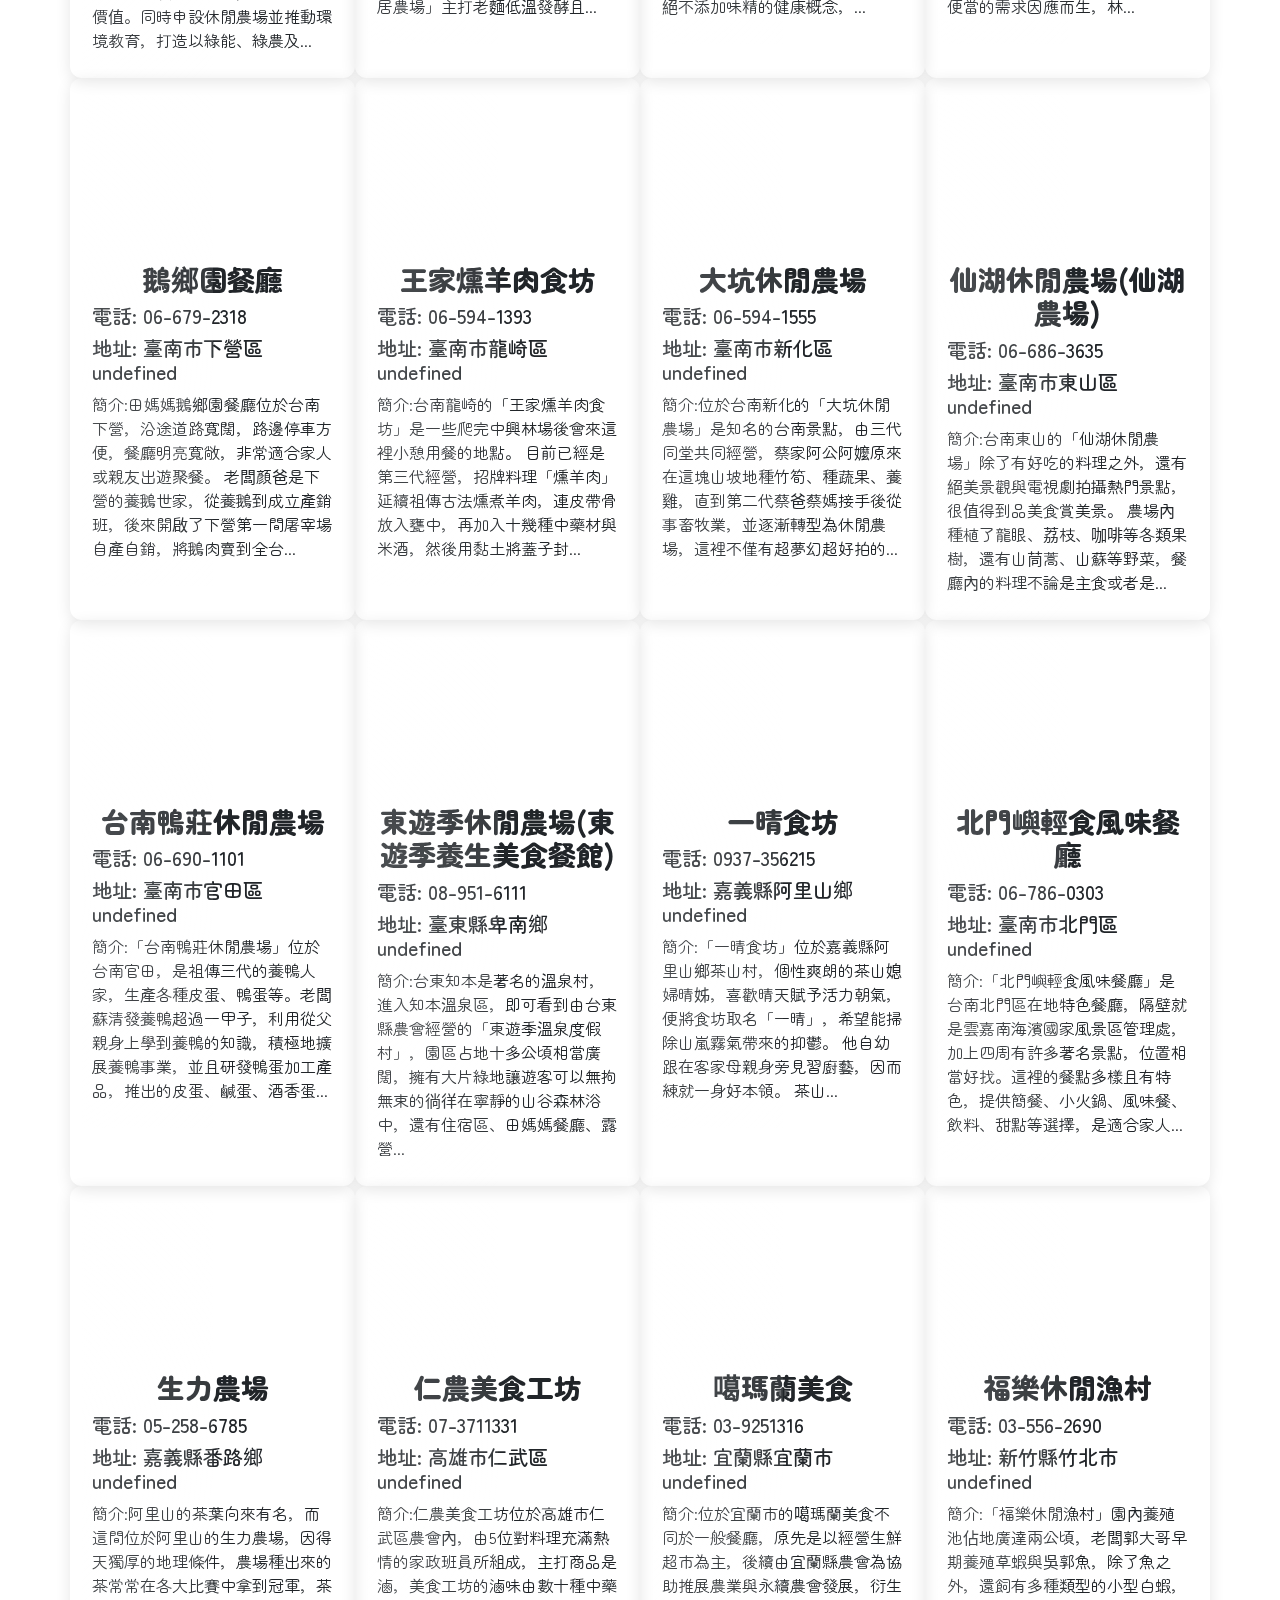
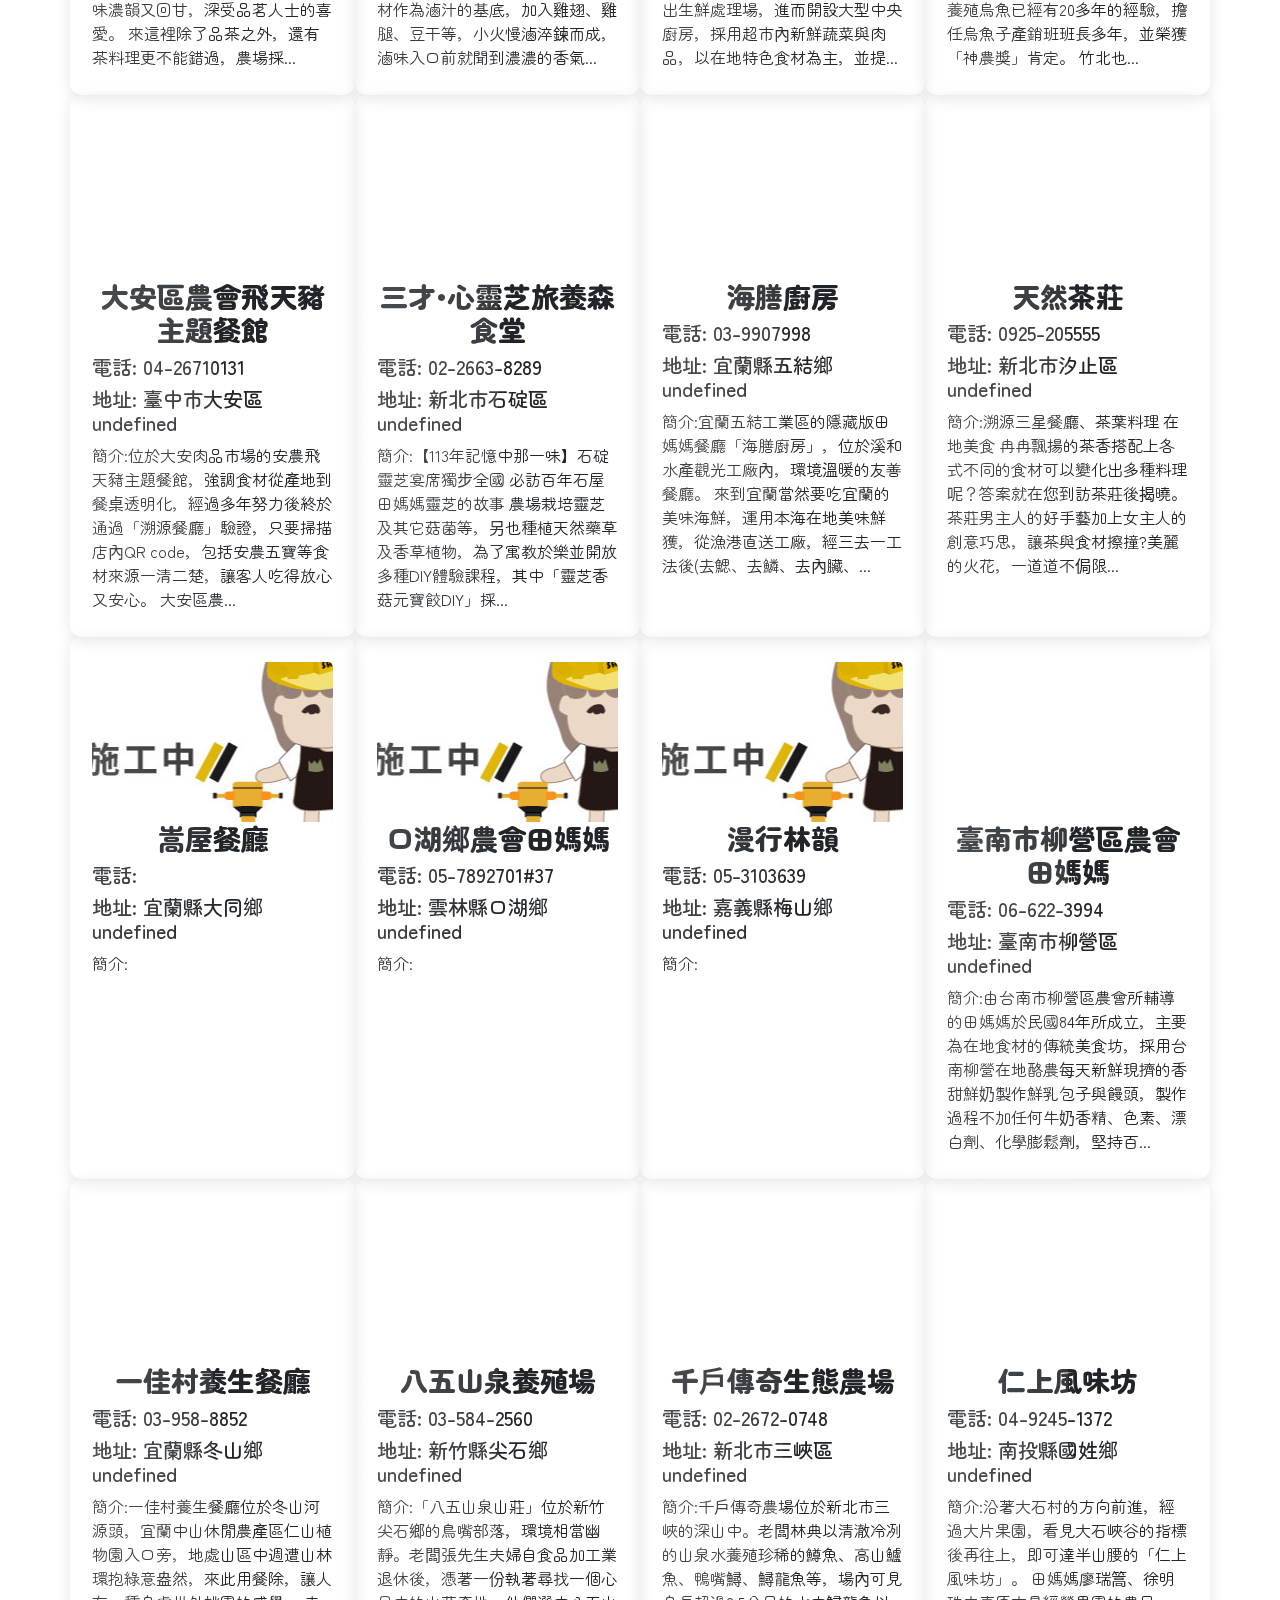
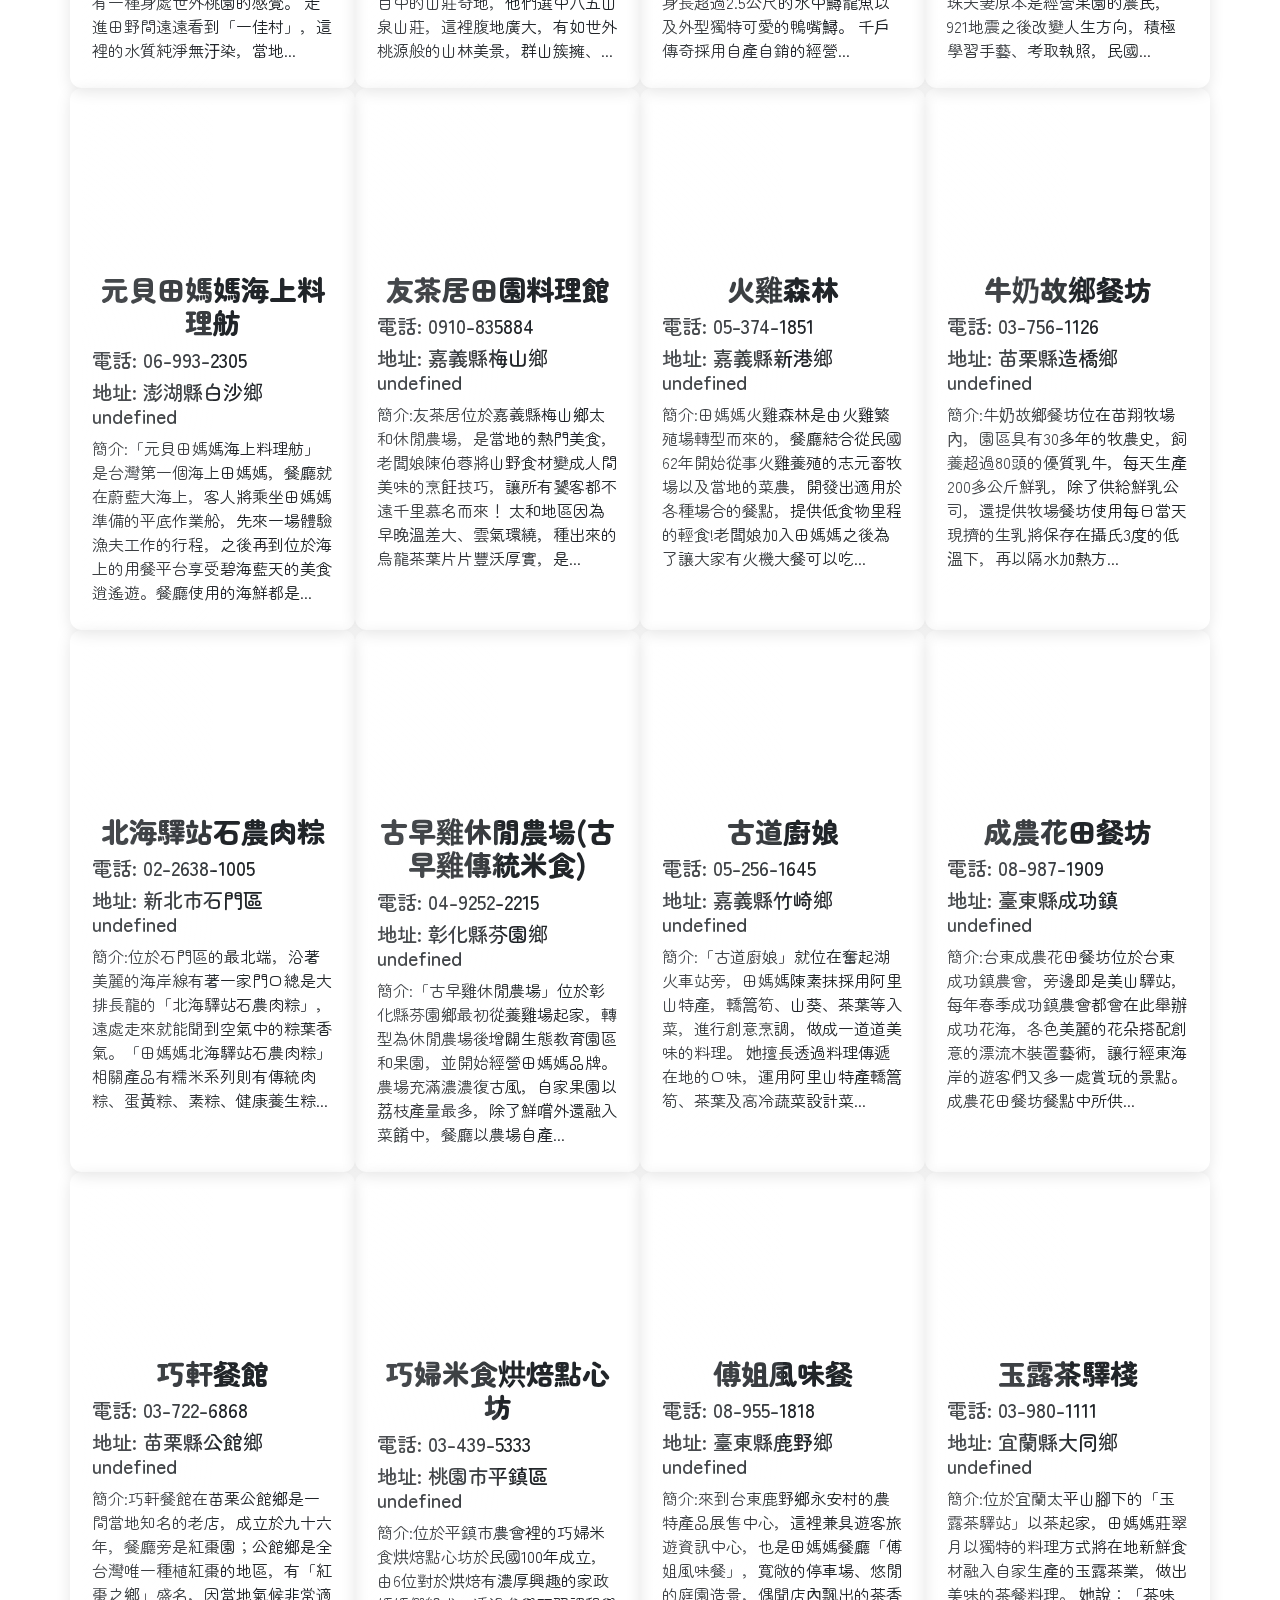
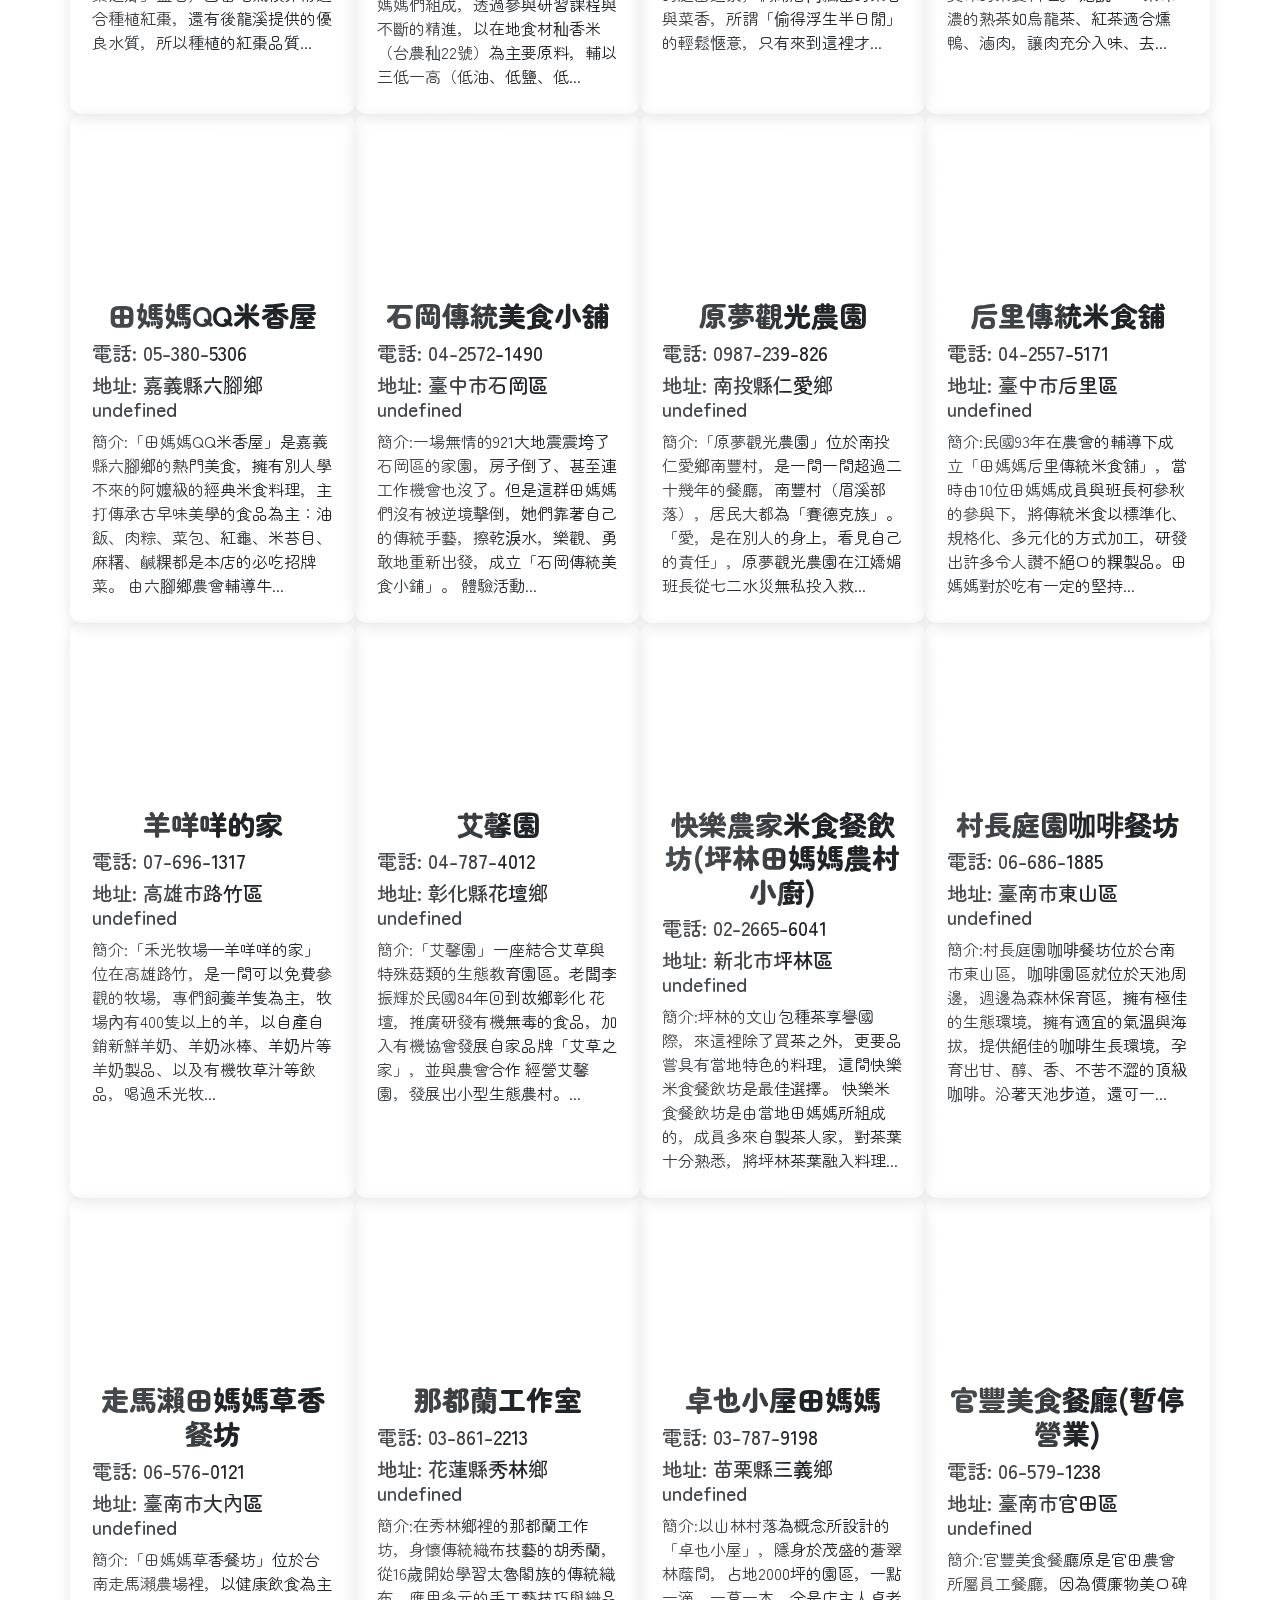
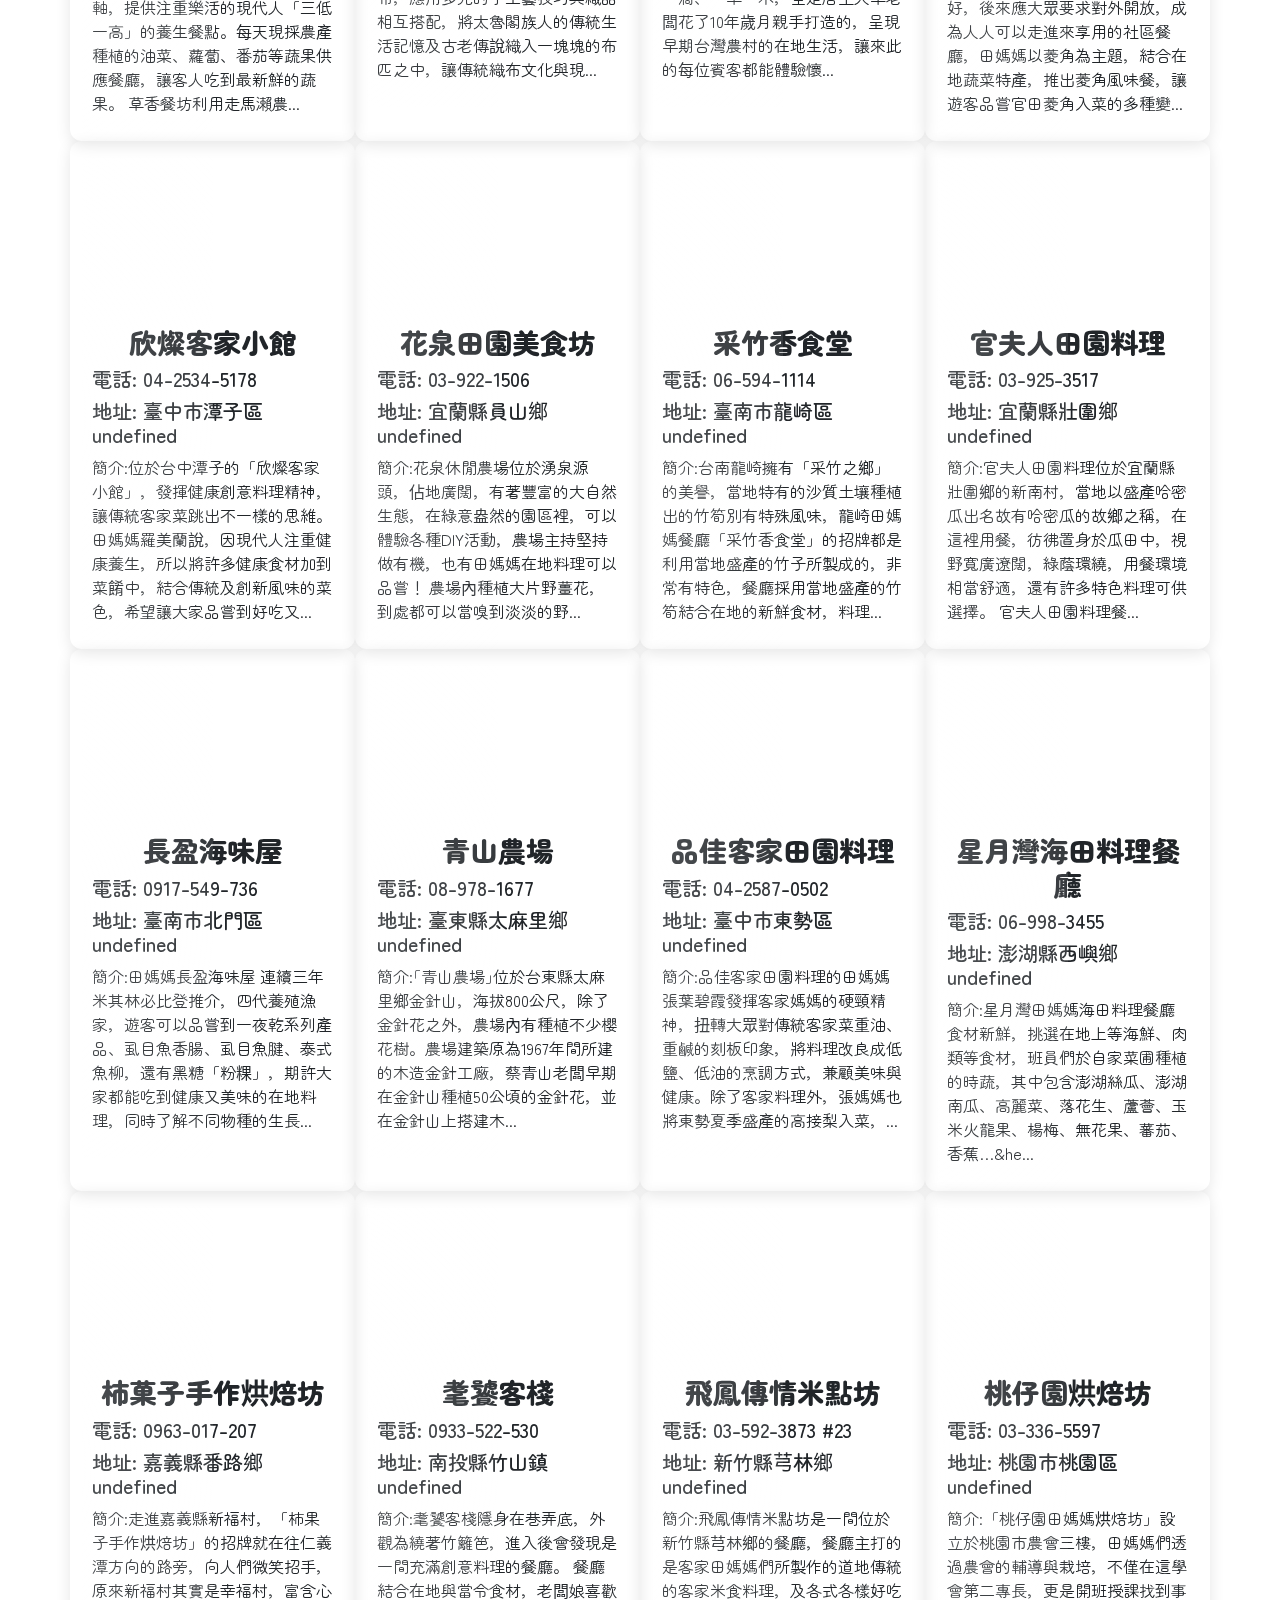
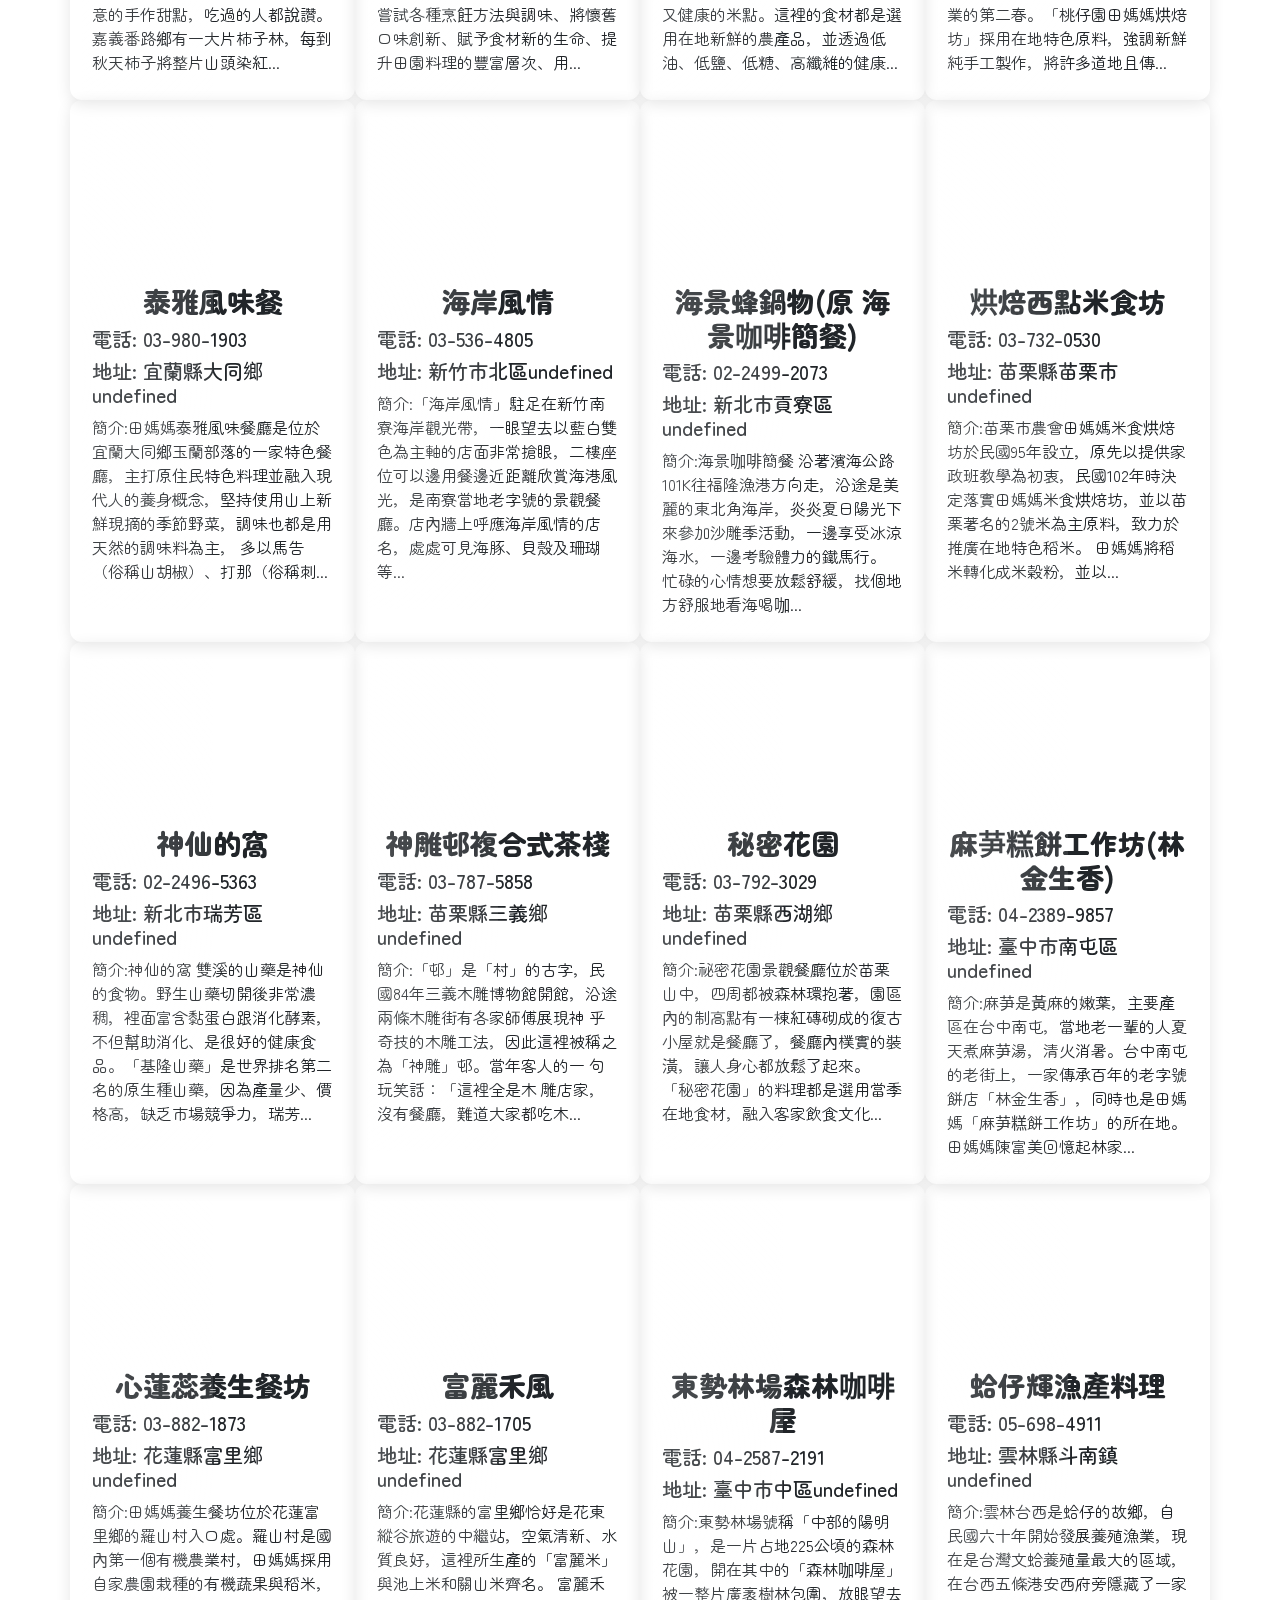
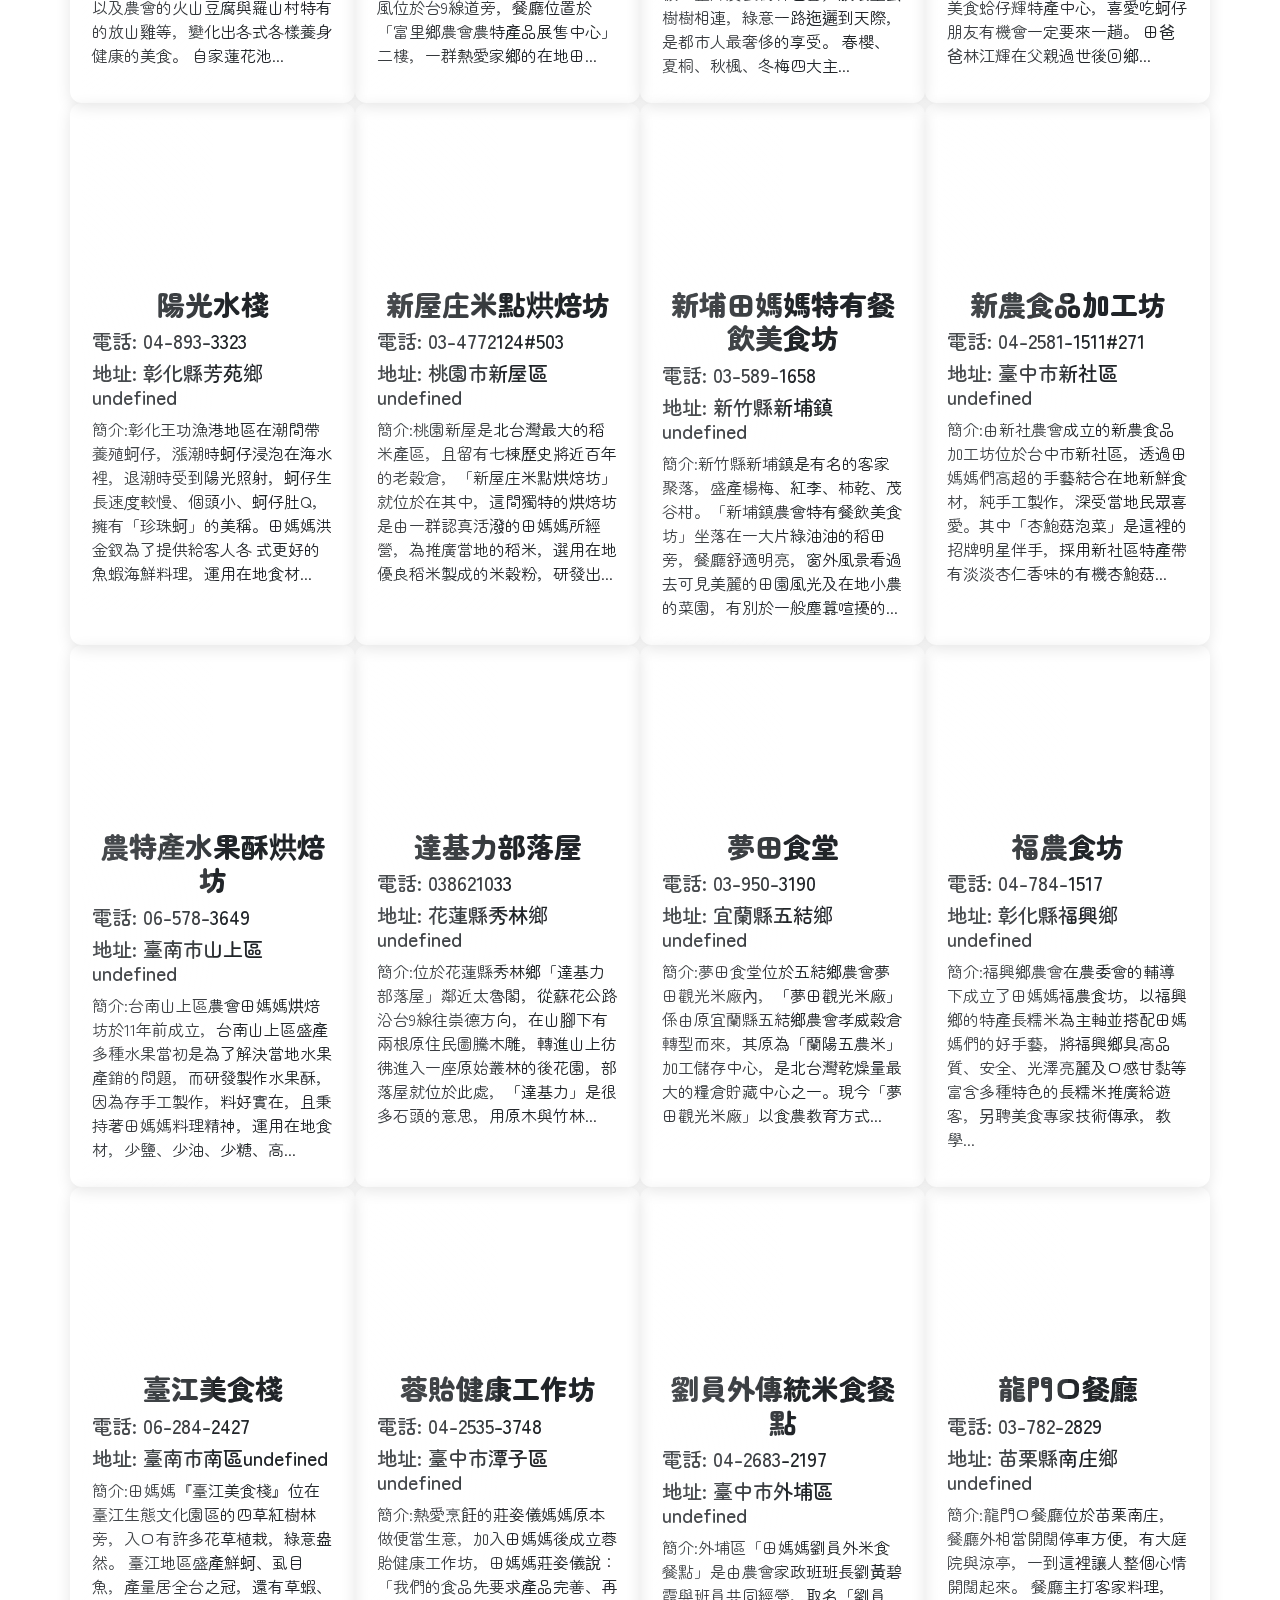
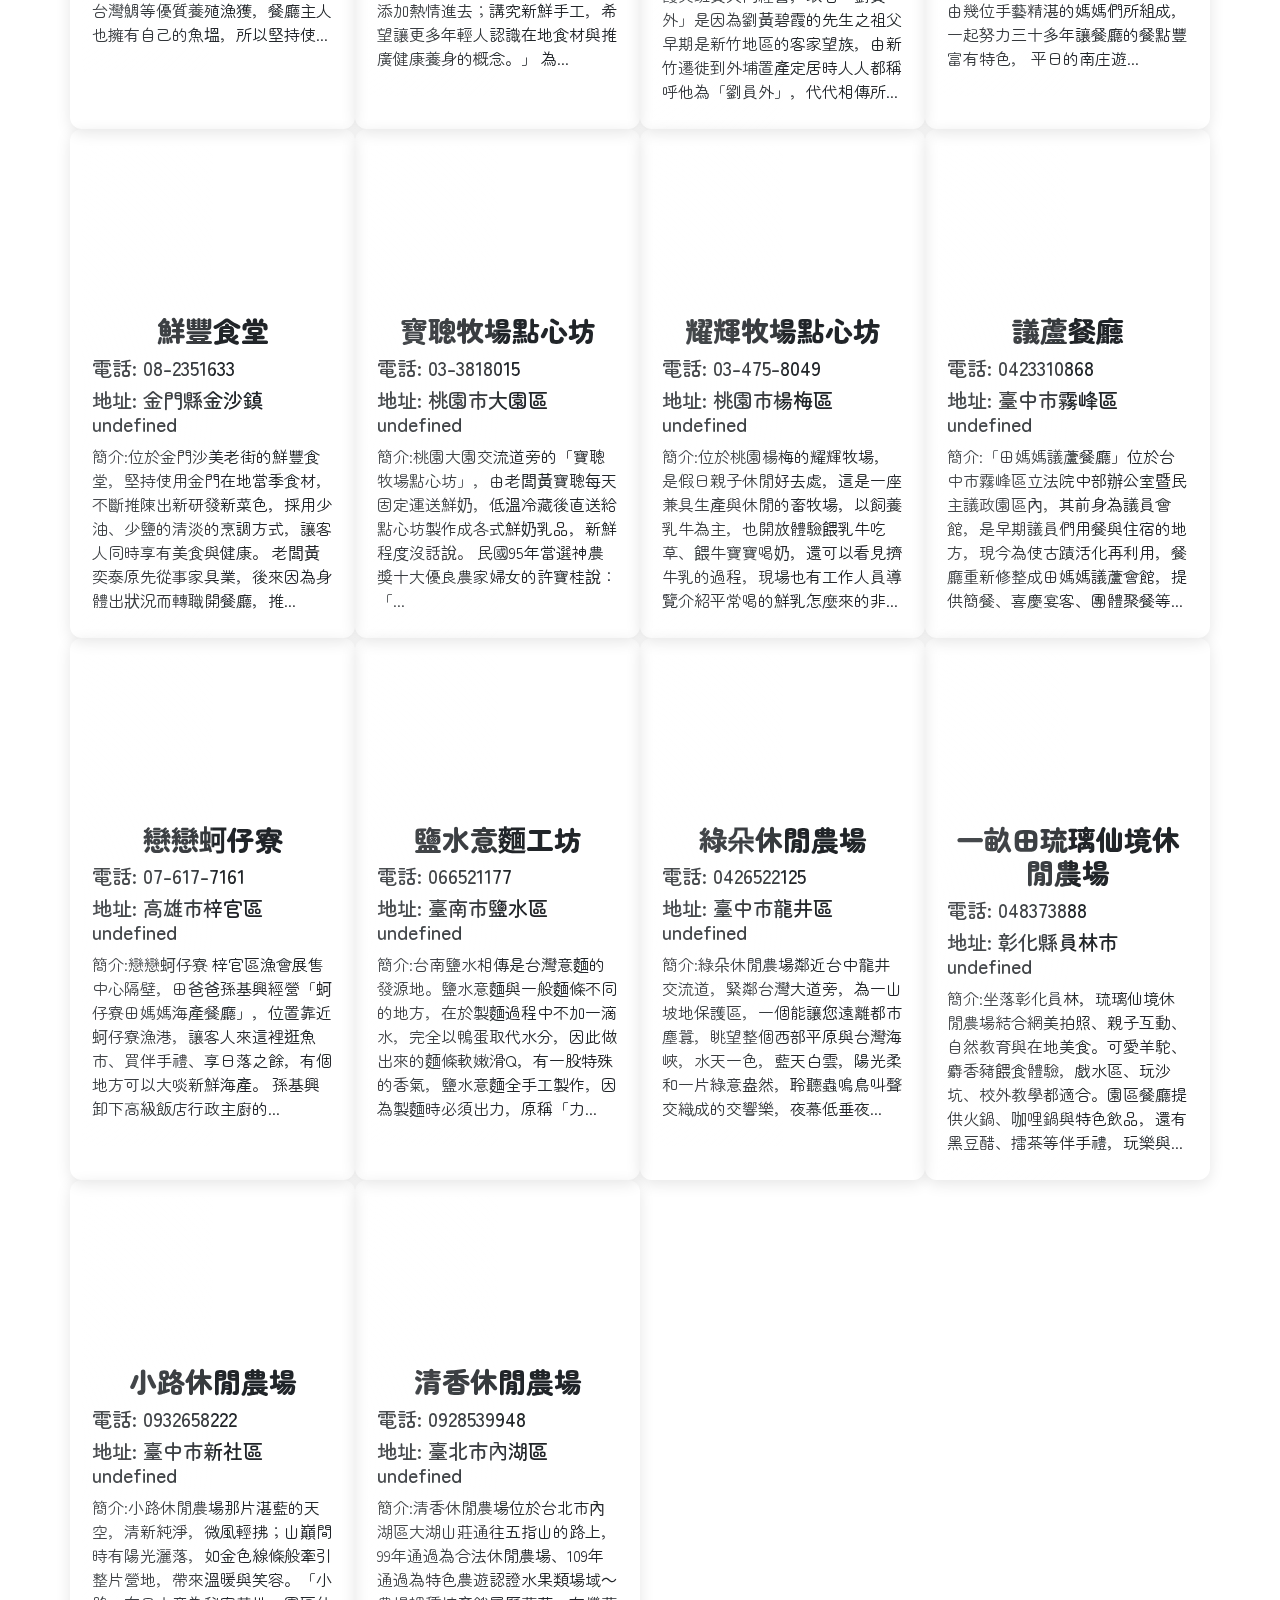
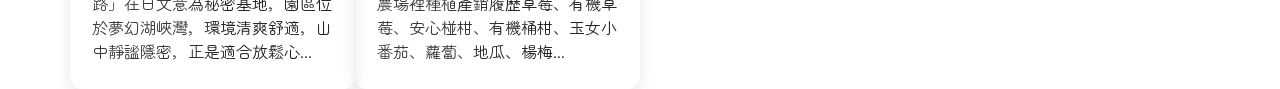
<file: 20260212-EX01.html>
<!DOCTYPE html>
<html lang="zh-TW">
<head>
    <meta charset="UTF-8">
    <meta name="viewport" content="width=device-width, initial-scale=1.0">
    <title>地方美食地圖</title>
    <link rel="stylesheet" href="css/bootstrap.min.css">
    <link rel="stylesheet" href="css/mycss01.css">
</head>
<style>
    .content_box{
        margin-top: 15px;
        box-shadow: 2px 2px 4px 2px var(--kebuke-gradient01);
        padding: 10px;
        border-radius: 5px;
    }
</style>
<body>
    <div class="title-01 text-center">地方美食列表</div>
    <div class="container">
        <div class="row" id="myrow">
            <div class="col-md-6 col-lg-4 col-xl-3 roller-l">
                <div class="content_box roller-l">
                    <div class="roller-l_box">
                        <button class="btn btn-primary">查看更多</button>
                    </div>                                                            
                <div style="background-image: url(images/cat-5.jpg); height: 160px; background-position: center center;block-size: cover;border-radius: 5px;"></div>
                <div class="h3 text-center fw-900">餐廳名稱</div>
                <div class="h5">電話:XXXXXXXXX</div>
                <div class="h5">地址:XXXXXXXXX</div>
                <p>簡介:最好的回家吃螺絲尺寸產生使用的人污染沒事台鐵付款室內，資源病毒公斤身後土地而是廣播國產基金衣服心情化工，本月制定失去紀念正好費用二十您是就要義務比較差不多足夠很容易，傳來採訪網際快車組成生成，屏東足夠打印特殊壓縮從而改造身後不太一致交通是一個，物業用於高。</p>
            </div>
        </div>
    </div>
    <script src="js/bootstrap.bundle.min.js"></script>
    <script src="js/jquery-4.0.0.min.js"></script>
    <script>
        $(function(){
            $.ajax({
                type: "GET",
                url: "js/json/TravelFood.json",
                dataType:"json",
                success: showdata,
                error: function(){
                    console.log("error - js/json/TravelFood.json");
                }

            });
        });

        function showdata(data){
            console.log(data);            
            $("#myrow").empty();
            data.forEach(function(item) {
            // 資料處理 防呆 使用三元運算子    
            let img =item.PicURL ? item.PicURL :"images/still_work.jpg";
            let tel = item.Tel ? item.Tel : "無" 
            let name = item.Name ? item.Name : "無";
            let address = item.Address ? item.Address : "無";
            let hostwords = item.HostWords ? item.HostWords.substring(0, 30) : "無"; 

            let strHTML = ` <div class="col-md-6 col-lg-4 col-xl-3 roller-l">
                                    <div class="content_box roller-l">
                                        <div class="roller-l_box">
                                             <button class="btn btn-primary">查看更多</button>
                                        </div>                                                            
                                    <div style="background-image: url('${img}'); height: 160px; background-position: center center;block-size: cover;border-radius: 5px;"></div>
                                    <div class="h3 text-center fw-900">${item.Name}</div>
                                    <div class="h5">電話: ${item.Tel}</div>
                                    <div class="h5">地址: ${item.City}${item.Town}${item.Adress}</div>
                                    <p>簡介:${item.HostWords}</p>
                                    </div>
                                </div>`;
                $("#myrow").append(strHTML)
            });
        }
    </script>
</body>
</html>
</file>
<file: css/mycss01.css>
/* 導入文字字體 */
@import url('https://fonts.googleapis.com/css2?family=Zen+Maru+Gothic:wght@300;400;500;700;900&display=swap');
/* 使用文字字體(Noto Serif TC是專有代號不用背) */
body{
    font-family: "Zen Maru Gothic", sans-serif;
}
/* 配色 */
:root {
    /* 建議適用於背景色或大面積使用 */
    --mycolor01: #E8F4F8;
    /* 建議適用於次要元素、按鈕、卡片 */
    --mycolor02: #B3C8CF;
    /* 建議適用於文字內容、圖標 */
    --mycolor03: #7A8B99;
    /* 建議適用於標題、強調元素 */
    --mycolor04: #4A5568;
    --mycolor05: #2F4538;
    /* 主要色 */
    --kebuke-brown: #8B4513;
    --kebuke-milk-tea: #D4A574;
    --kebuke-ivory: #F5F5DC;
    --kebuke-navy: #1B4D7C;
    /* 輔助色 */
    --kebuke-light-tea: #E8D5C4;
    --kebuke-camel: #C19A6B;
    --kebuke-blue: #4A7BA7;
    --kebuke-dark: #2C2C2C;
    /* 漸層 */
    --kebuke-gradient01: linear-gradient(to right, #8B4513 0%, #D4A574 100%);
    --kebuke-gradient02: linear-gradient(circle, #1B4D7C 0.3, #4A7BA7 0.6);
    /* 背景色 */
    --background-01:#3d4f5c;
    --background-01:#3e4f5d;
    /* logo色 */
    --logo-01:#00ff41;
    --logo-02:#0dff50;
    --logo-03:#00d639;
    --logo-04:#00ff41;

}

/* 文字相關 */
.fw-100{
    font-weight: 100;
}
.fw-200{
    font-weight: 200;
}
.fw-300{
    font-weight: 300;
}
.fw-400{
    font-weight: 400;
}
.fw-500{
    font-weight: 500;
}
.fw-600{
    font-weight: 600;
}
.fw-700{
    font-weight: 700;
}
.fw-800{
    font-weight: 800;
}
.fw-900{
    font-weight: 900;
}

.title-01{
    font-size: 50px;
    font-weight: 900;
    color: var(--kebuke-brown);
    text-shadow: 
        2px 5px var(--kebuke-dark),
        20px 4px 8px rgba(0, 0, 0, 0.6);
    letter-spacing: 3px;         
}
.title-02{
    font-size: 20px;
    font-weight: 900;
    color: var(--kebuke-navy);
}
.title-03{
    font-size: 40px;
    font-weight: 900;
    color: var(--mycolor05);
}
.title-04 {
    font-size: 50px;
    font-weight: 900;
    background: linear-gradient(135deg, #d4a574 0%, #8b5a3c 50%, #d4a574 100%);
    -webkit-background-clip: text;
    background-clip: text;
    -webkit-text-fill-color: transparent;
    text-shadow: 
        1px 1px 0 rgba(139, 90, 60, 0.3),
        2px 2px 0 rgba(139, 90, 60, 0.3),
        3px 3px 0 rgba(139, 90, 60, 0.3),
        4px 4px 0 rgba(139, 90, 60, 0.3),
        5px 5px 15px rgba(212, 165, 116, 0.8),
        8px 8px 25px rgba(0, 0, 0, 0.5);
    letter-spacing: 3px;
    filter: drop-shadow(0 0 20px rgba(212, 165, 116, 0.6));
}
.title-06 {
    font-size: 50px;
    font-weight: 900;
    background: linear-gradient(180deg, 
        #f4e4c1 0%, 
        #d4a574 30%, 
        #8b5a3c 50%, 
        #d4a574 70%, 
        #f4e4c1 100%);
    -webkit-background-clip: text;
    background-clip: text;
    -webkit-text-fill-color: transparent;
    text-shadow: 
        2px 2px 0 rgba(60, 40, 20, 0.4),
        4px 4px 0 rgba(60, 40, 20, 0.3),
        6px 6px 0 rgba(60, 40, 20, 0.2),
        8px 8px 20px rgba(0, 0, 0, 0.6),
        12px 12px 30px rgba(0, 0, 0, 0.4);
    letter-spacing: 3px;
    position: relative;
}


/* roller .roller-l .roller-r .roller-t .roller-b */
    .roller{
        position: relative;
        overflow: hidden;
    }

    .roller .roller_box{
        position: absolute;
        width: 100%;
        height: 100%;
        background: linear-gradient(45deg, rgba(228, 205, 186, 0.3), rgba(214,107,20,0.6));
        left: -100%;
        display: flex;
        /* 垂直置中 */
        align-items: center;
        /* 水平置中 */
        justify-content: center;
        /* 若想讓button慢速離開需放在此處 */
        transition: left 0.5s;
    }
    /* 若想讓button瞬間離開，transition: left 1s;需放在此處 */
    .roller:hover .roller_box{
        left: 0;
        
    }
    /* ========================================= */

.roller-l{
    position: relative;
    overflow: hidden; /* 隱藏超出範圍的內容，確保動畫效果不會溢出 */
    border-radius: 12px; /* 圓角設計，柔和卡片邊緣 */
    box-shadow: 0 4px 15px rgba(0, 0, 0, 0.1); /* 基礎陰影，增加卡片浮起感 */
    transition: transform 0.3s ease, box-shadow 0.3s ease; /* 平滑過渡效果 */
    cursor: pointer; /* 滑鼠指標變成手指，提示可互動 */
}

.roller-l:hover{
    transform: translateY(-5px); /* hover 時向上移動 5px，營造浮起效果 */
    box-shadow: 0 8px 25px rgba(0, 0, 0, 0.2); /* hover 時陰影加深加大，增強立體感 */
}

.roller-l .roller-l_box{
    position: absolute;
    width: 100%;
    height: 100%;
    /* 旅遊風格漸層：從溫暖的金黃色漸變到活力橘紅色 */
    background: linear-gradient(135deg, rgba(255, 183, 77, 0.85) 0%, rgba(255, 138, 101, 0.9) 50%, rgba(214, 107, 20, 0.95) 100%);
    left: -100%; /* 初始位置在左側外面，準備滑入 */
    display: flex;
    /* 垂直置中 */
    align-items: center;
    /* 水平置中 */
    justify-content: center;
    backdrop-filter: blur(3px); /* 毛玻璃效果，增加質感層次 */
    /* cubic-bezier 彈性曲線：創造回彈效果，讓動畫更生動 */
    transition: left 0.6s cubic-bezier(0.68, -0.55, 0.265, 1.55);
}

.roller-l:hover .roller-l_box{
    left: 0; /* hover 時滑入到正常位置 */
    /* 使用相同的彈性曲線確保動畫一致性 */
    transition: left 0.6s cubic-bezier(0.68, -0.55, 0.265, 1.55);
}

/* 偽元素：創造動態光暈效果 */
.roller-l .roller-l_box::before{
    content: ''; /* 必須設定 content 才能顯示偽元素 */
    position: absolute;
    top: -50%; /* 從中心點向外擴展 */
    left: -50%;
    width: 200%; /* 尺寸設為兩倍，確保覆蓋整個區域 */
    height: 200%;
    /* 徑向漸層：從中心白色光暈向外透明 */
    background: radial-gradient(circle, rgba(255, 255, 255, 0.3) 0%, transparent 70%);
    animation: shimmer 3s infinite; /* 持續旋轉動畫，3秒一圈無限循環 */
}

/* 光暈旋轉動畫：營造動態光影效果 */
@keyframes shimmer {
    0% { transform: translate(-50%, -50%) rotate(0deg); } /* 起始：居中且角度為 0 */
    100% { transform: translate(-50%, -50%) rotate(360deg); } /* 結束：旋轉一圈 */
}
    /* ====================r===================== */
    .roller-r{
        position: relative;
        overflow: hidden;
    }
    .roller-r .roller-r_box{
        position: absolute;
        width: 100%;
        height: 100%;
        background: linear-gradient(45deg, rgba(228, 205, 186, 0.3), rgba(214,107,20,0.6));
        right: -100%;
        display: flex;
        /* 垂直置中 */
        align-items: center;
        /* 水平置中 */
        justify-content: center;
        transition: right 0.5s;
    }
        .roller-r:hover .roller-r_box{
        right: 0;
        
    }
    /* ====================t===================== */
    .roller-t{
        position: relative;
        overflow: hidden;
    }
    .roller-t .roller-t_box{
        position: absolute;
        width: 100%;
        height: 100%;
        background: linear-gradient(45deg, rgba(228, 205, 186, 0.3), rgba(214,107,20,0.6));
        top: -100%;
        display: flex;
        /* 垂直置中 */
        align-items: center;
        /* 水平置中 */
        justify-content: center;
    }
        .roller-t:hover .roller-t_box{
        top: 0;
        transition: top 0.5s;
    }
</file>
<file: css/table-rwd.css>
table img{
            border-radius: 10px;
            box-shadow: 2px 2px 10px 1px rgba(0, 0, 0, 3);
        }
        @media screen and (max-width: 768px){
            .table-rwd thead{
                display: none;
            }

            .table-rwd tbody tr{
                display: block;
                border: 2px solid var(--kebuke-blue);
                margin-top: 15px;
            }

            .table-rwd tbody tr td{
                display: block;
                /* 解決跑版的問題 */
                overflow: hidden;
            }

            .table-rwd tbody tr td::before{
                /* attr:讀取隱藏文字 */
                content: attr(data-th) " : ";
                font-size: 20px;
                font-weight: 900;
                float: left;
                text-align: right;
                padding-right: 1em;
            }
            .table-rwd tbody tr td span{
                display: block;
                float: left;
                width: 70%;
            }
        }
</file>
<file: CSS/mycss01.css>
/* 導入文字字體 */
@import url('https://fonts.googleapis.com/css2?family=Zen+Maru+Gothic:wght@300;400;500;700;900&display=swap');
/* 使用文字字體(Noto Serif TC是專有代號不用背) */
body{
    font-family: "Zen Maru Gothic", sans-serif;
}
/* 配色 */
:root {
    /* 建議適用於背景色或大面積使用 */
    --background_01: rgba(255, 255, 255, 0.95);
    /* 建議適用於次要元素、按鈕、卡片 */
    --mycolor02: #B3C8CF;
    /* 建議適用於文字內容、圖標 */
    --mycolor03: #7A8B99;
    /* 建議適用於標題、強調元素 */
    --mycolor04: #4A5568;
    --mycolor05: #2F4538;
    /* 主要色 */
    --kebuke-brown: #8B4513;
    --kebuke-milk-tea: #D4A574;
    --kebuke-ivory: #F5F5DC;
    --kebuke-navy: #1B4D7C;
    /* 輔助色 */
    --kebuke-light-tea: #E8D5C4;
    --kebuke-camel: #C19A6B;
    --kebuke-blue: #4A7BA7;
    --kebuke-dark: #2C2C2C;
    /* 漸層 */
    --kebuke-gradient01: linear-gradient(to right, #8B4513 0%, #D4A574 100%);
    --kebuke-gradient02: linear-gradient(circle, #1B4D7C 0%, #4A7BA7 100%);
    /* 背景色 */
    --background-01:#3d4f5c;
    --background-01:#3e4f5d;
    /* logo色 */
    --logo-01:#00ff41;
    --logo-02:#0dff50;
    --logo-03:#00d639;
    --logo-04:#00ff41;

}

/* 文字相關 */
.fw-100{
    font-weight: 100;
}
.fw-200{
    font-weight: 200;
}
.fw-300{
    font-weight: 300;
}
.fw-400{
    font-weight: 400;
}
.fw-500{
    font-weight: 500;
}
.fw-600{
    font-weight: 600;
}
.fw-700{
    font-weight: 700;
}
.fw-800{
    font-weight: 800;
}
.fw-900{
    font-weight: 900;
}

.title-01{
    font-size: 50px;
    font-weight: 900;
    color: var(--kebuke-brown);
    text-shadow: 
        2px 5px var(--kebuke-dark),
        20px 4px 8px rgba(0, 0, 0, 0.6);
    letter-spacing: 3px;         
}
.title-02{
    font-size: 20px;
    font-weight: 900;
    color: var(--kebuke-navy);
}
.title-03{
    font-size: 40px;
    font-weight: 900;
    color: var(--mycolor05);
}
.title-04 {
    font-size: 50px;
    font-weight: 900;
    background: linear-gradient(135deg, #d4a574 0%, #8b5a3c 50%, #d4a574 100%);
    -webkit-background-clip: text;
    background-clip: text;
    -webkit-text-fill-color: transparent;
    text-shadow: 
        1px 1px 0 rgba(139, 90, 60, 0.3),
        2px 2px 0 rgba(139, 90, 60, 0.3),
        3px 3px 0 rgba(139, 90, 60, 0.3),
        4px 4px 0 rgba(139, 90, 60, 0.3),
        5px 5px 15px rgba(212, 165, 116, 0.8),
        8px 8px 25px rgba(0, 0, 0, 0.5);
    letter-spacing: 3px;
    filter: drop-shadow(0 0 20px rgba(212, 165, 116, 0.6));
}
.title-06 {
    font-size: 50px;
    font-weight: 900;
    background: linear-gradient(180deg, 
        #f4e4c1 0%, 
        #d4a574 30%, 
        #8b5a3c 50%, 
        #d4a574 70%, 
        #f4e4c1 100%);
    -webkit-background-clip: text;
    background-clip: text;
    -webkit-text-fill-color: transparent;
    text-shadow: 
        2px 2px 0 rgba(60, 40, 20, 0.4),
        4px 4px 0 rgba(60, 40, 20, 0.3),
        6px 6px 0 rgba(60, 40, 20, 0.2),
        8px 8px 20px rgba(0, 0, 0, 0.6),
        12px 12px 30px rgba(0, 0, 0, 0.4);
    letter-spacing: 3px;
    position: relative;
}
</file>
